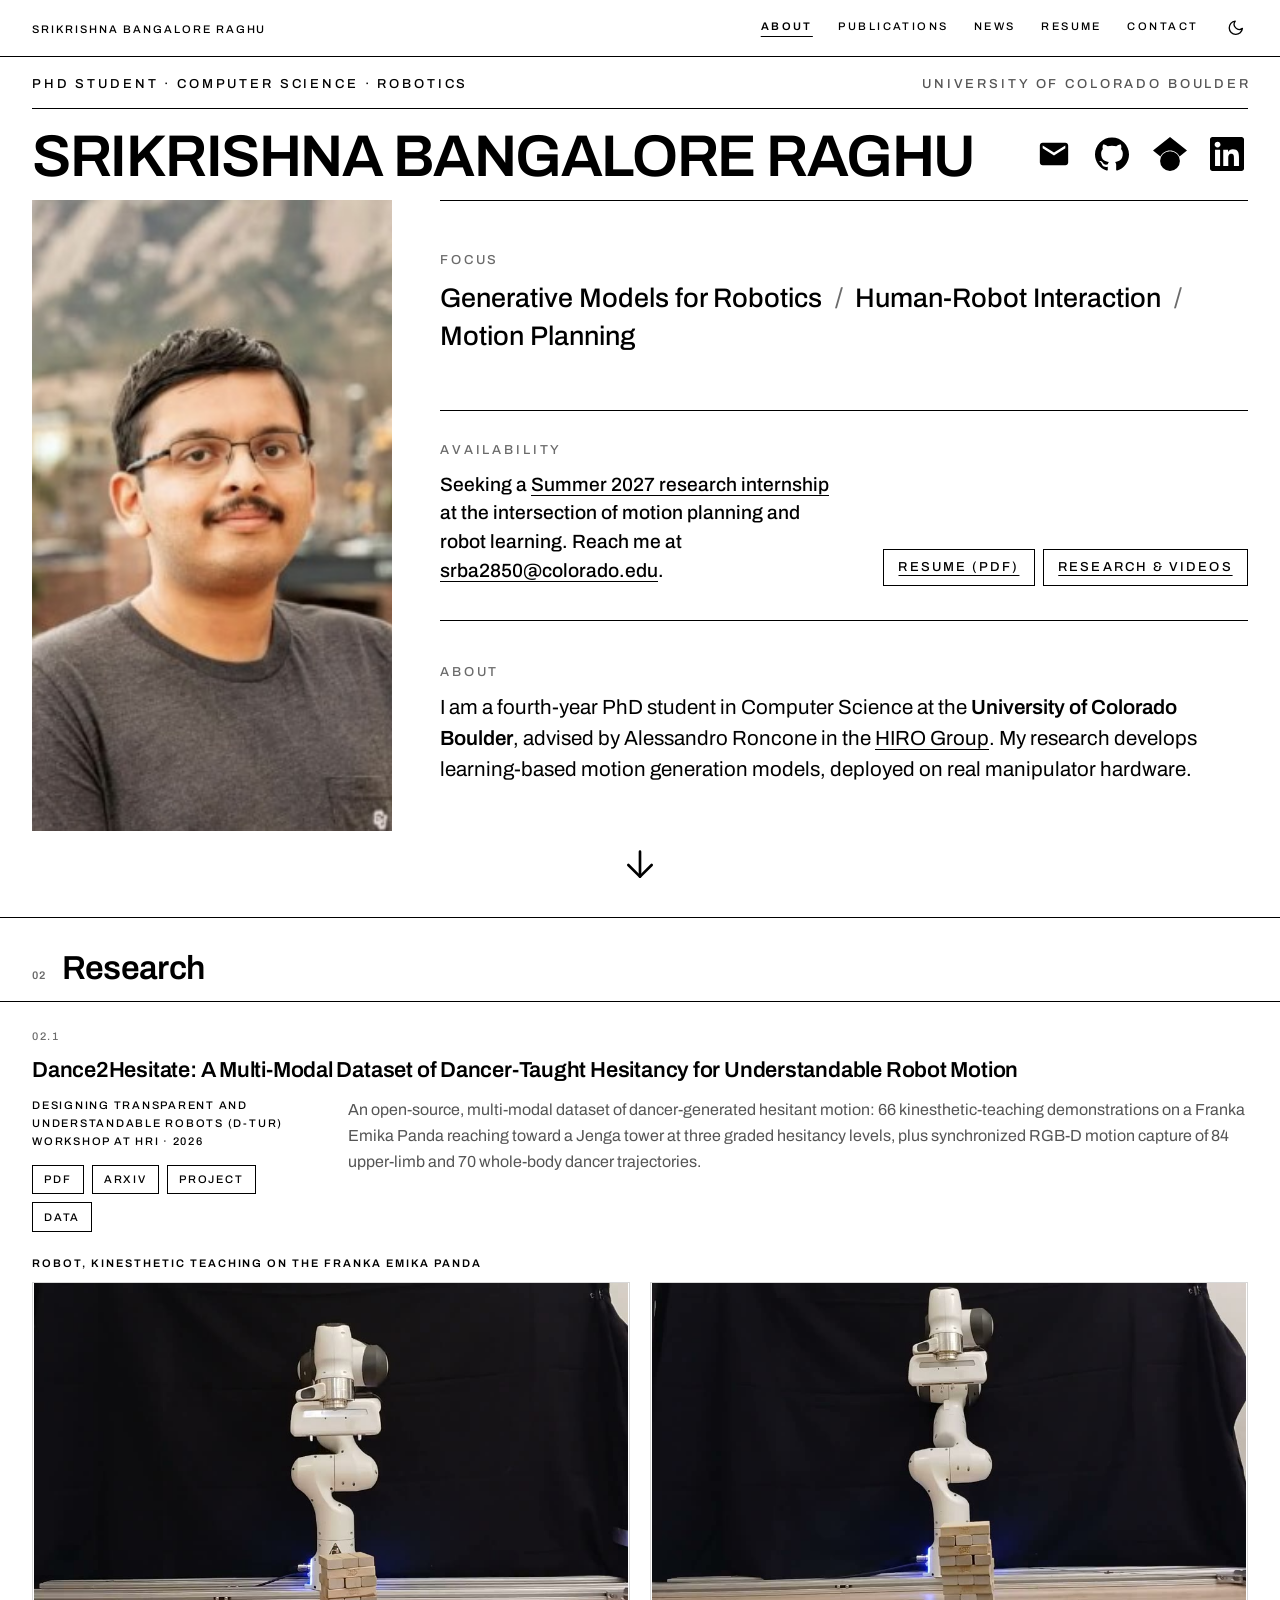
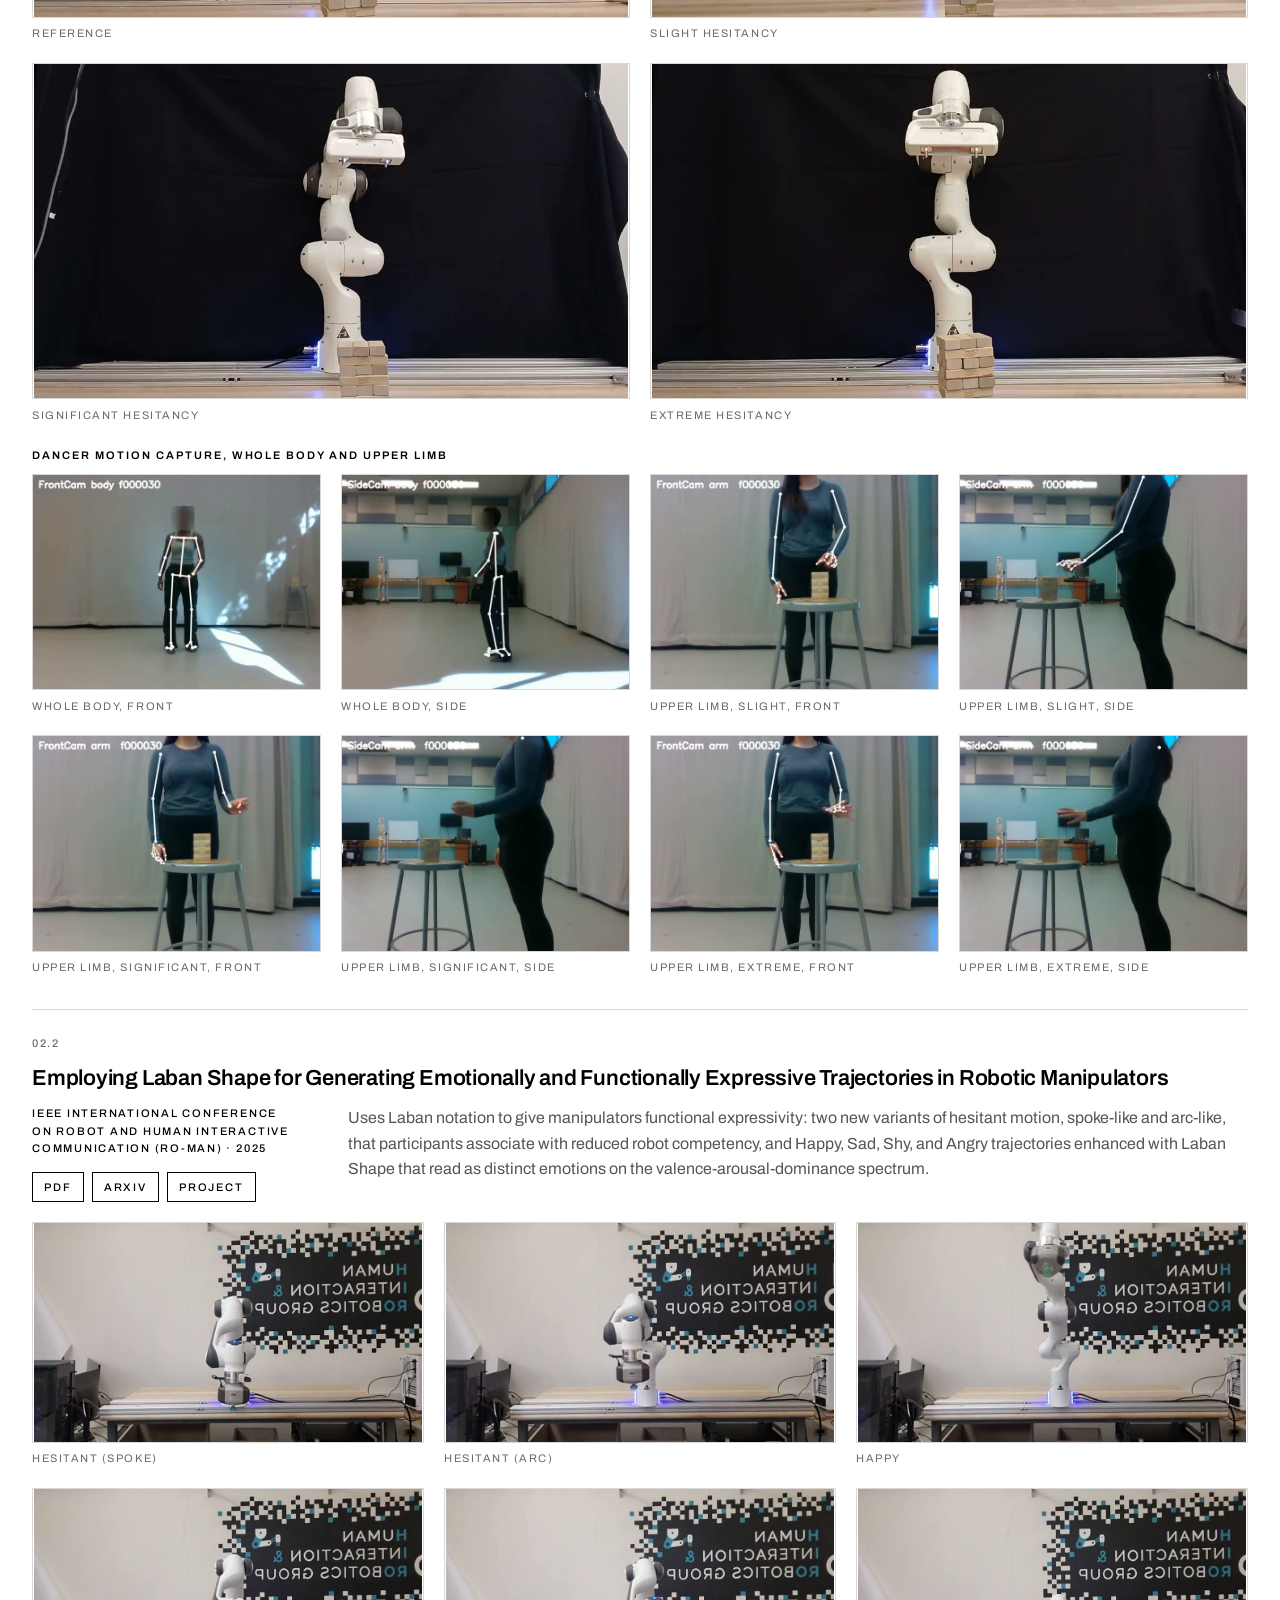
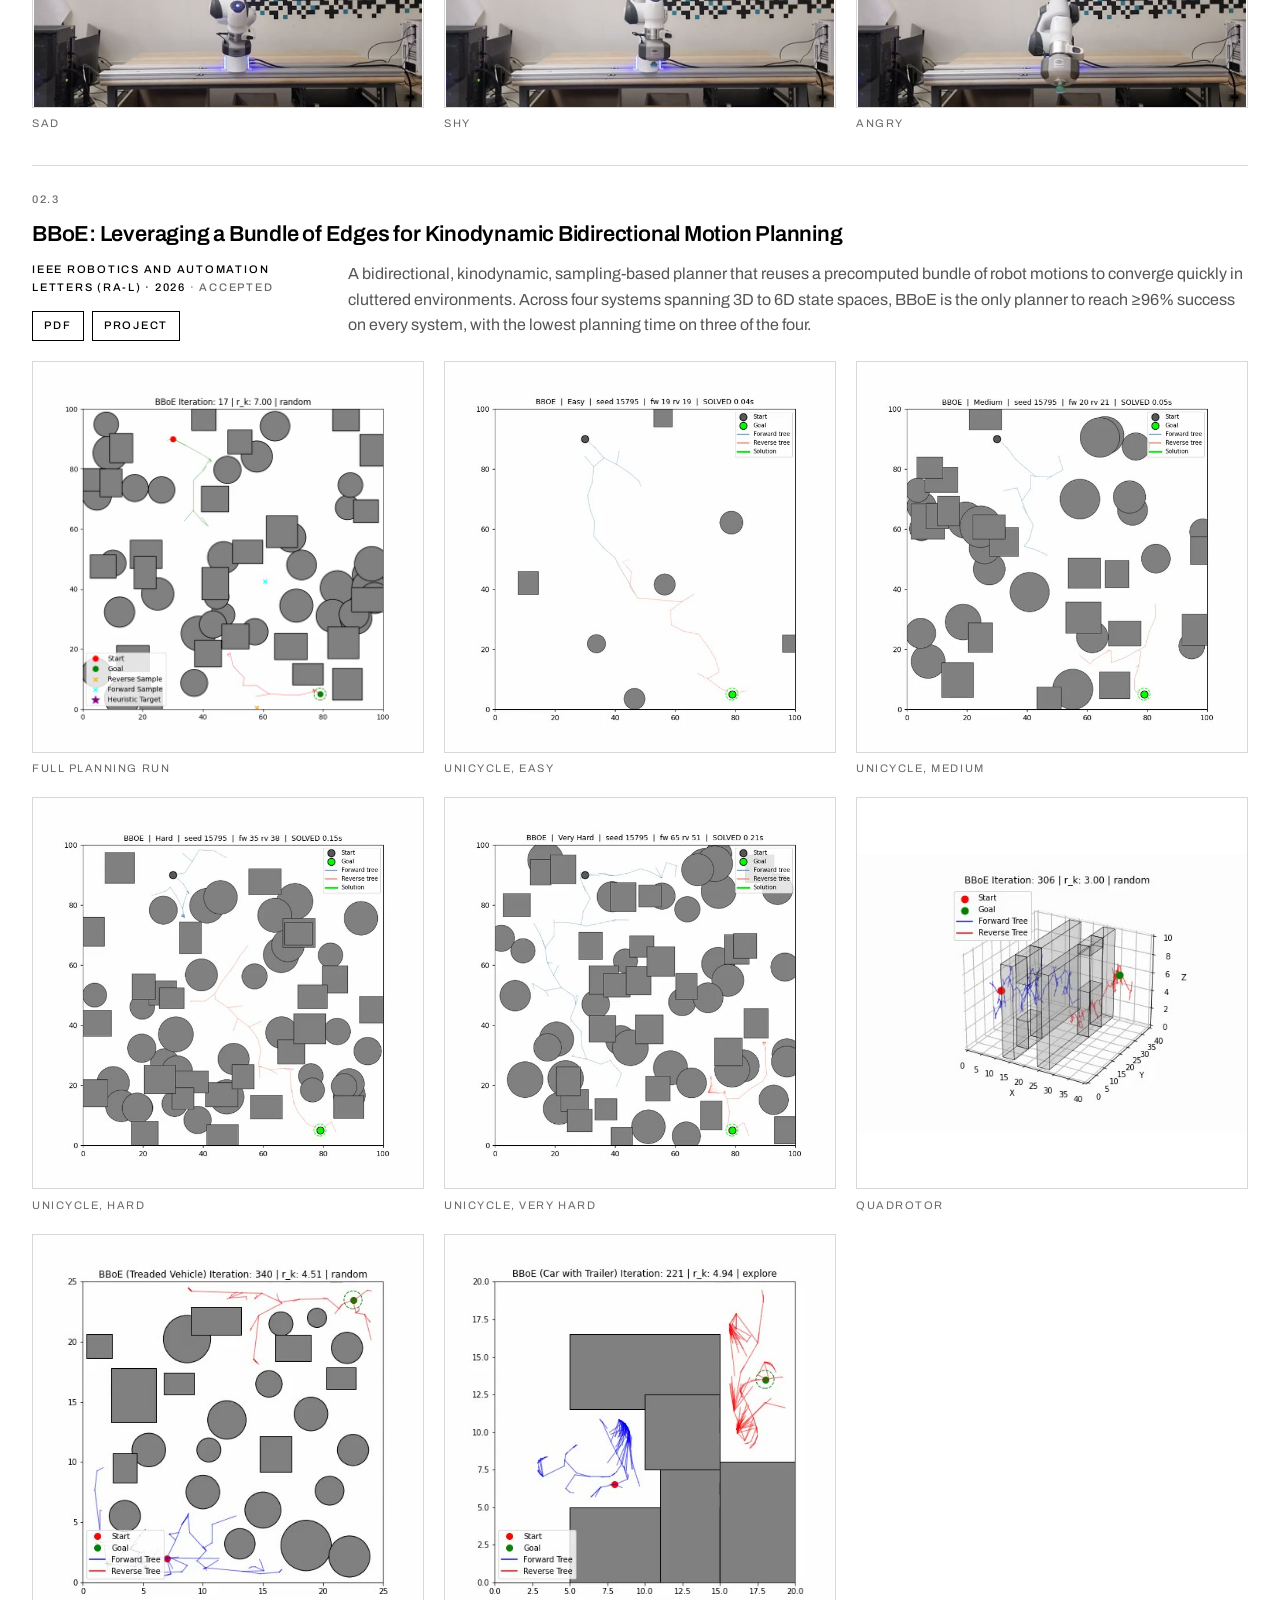
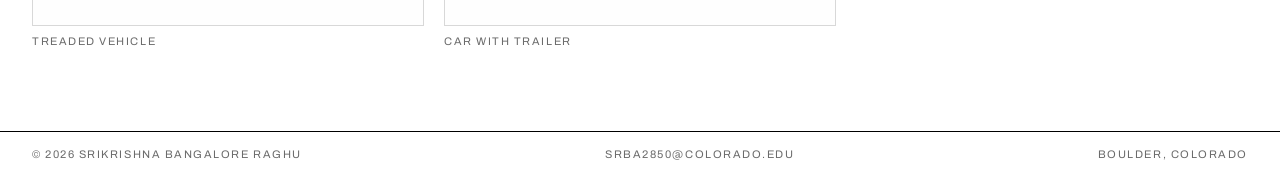
<file: index.html>
<!DOCTYPE html>
<html lang="en">
<head>
<meta charset="utf-8">
<meta name="viewport" content="width=device-width, initial-scale=1">
<title>Srikrishna Bangalore Raghu</title>
<meta name="description" content="PhD student in Computer Science at CU Boulder, advised by Alessandro Roncone in the HIRO Group. Generative models for robot motion, human-robot interaction, and motion planning. Seeking a Summer 2027 research internship. Research videos and papers.">
<link rel="icon" href="data:image/svg+xml,%3Csvg xmlns='http://www.w3.org/2000/svg' viewBox='0 0 64 64'%3E%3Crect width='64' height='64' fill='%23000'/%3E%3Ctext x='32' y='42' font-family='Arial,Helvetica,sans-serif' font-size='22' font-weight='700' fill='%23fff' text-anchor='middle'%3ESBR%3C/text%3E%3C/svg%3E">
<link rel="canonical" href="https://brsrikrishna.github.io/">
<meta property="og:title" content="Srikrishna Bangalore Raghu">
<meta property="og:description" content="PhD student in Computer Science at CU Boulder, advised by Alessandro Roncone in the HIRO Group. Generative models for robot motion, human-robot interaction, and motion planning. Seeking a Summer 2027 research internship. Research videos and papers.">
<meta property="og:type" content="profile">
<meta property="og:url" content="https://brsrikrishna.github.io/">
<meta name="twitter:card" content="summary">
<link rel="preconnect" href="https://fonts.googleapis.com">
<link rel="preconnect" href="https://fonts.gstatic.com" crossorigin>
<link href="https://fonts.googleapis.com/css2?family=Archivo:ital,wght@0,400;0,500;0,600;0,700;1,400&display=swap" rel="stylesheet">
<link rel="stylesheet" href="assets/style.css">
<script>
(function () {
  var root = document.documentElement;
  try { if (localStorage.getItem('theme') === 'dark') { root.setAttribute('data-theme', 'dark'); } } catch (e) {}
  function sync() {
    var dark = root.getAttribute('data-theme') === 'dark';
    var btns = document.querySelectorAll('.theme-toggle');
    for (var i = 0; i < btns.length; i++) {
      btns[i].setAttribute('aria-pressed', dark ? 'true' : 'false');
      btns[i].setAttribute('aria-label', dark ? 'Switch to light mode' : 'Switch to dark mode');
    }
  }
  document.addEventListener('DOMContentLoaded', sync);
  document.addEventListener('click', function (e) {
    var b = e.target.closest ? e.target.closest('.theme-toggle') : null;
    if (!b) { return; }
    var dark = root.getAttribute('data-theme') === 'dark';
    if (dark) { root.removeAttribute('data-theme'); } else { root.setAttribute('data-theme', 'dark'); }
    try { localStorage.setItem('theme', dark ? 'light' : 'dark'); } catch (x) {}
    sync();
  });
})();
</script>
<script>document.documentElement.classList.add('js');</script>
<script type="application/ld+json">
{
  "@context": "https://schema.org",
  "@type": "Person",
  "name": "Srikrishna Bangalore Raghu",
  "jobTitle": "PhD Student, Computer Science",
  "affiliation": {
    "@type": "CollegeOrUniversity",
    "name": "University of Colorado Boulder"
  },
  "email": "mailto:srba2850@colorado.edu",
  "url": "https://brsrikrishna.github.io/",
  "sameAs": [
    "https://scholar.google.com/citations?user=IsVXLJMAAAAJ&hl=en",
    "https://github.com/brsrikrishna",
    "https://www.linkedin.com/in/srikrishna-b-r-321b12135/"
  ],
  "knowsAbout": [
    "Generative Models for Robotics",
    "Human-Robot Interaction",
    "Motion Planning"
  ]
}
</script>
<script defer src="https://cloud.umami.is/script.js" data-website-id="c4fae404-a7df-4318-8c2c-4deaadf385f4" data-domains="brsrikrishna.github.io"></script>
</head>
<body id="top">

<a class="skip" href="#main">Skip to content</a>

<header>
  <div class="wrap nav-bar">
    <a class="brand" href="index.html" aria-label="Home">
      <span class="label">Srikrishna Bangalore Raghu</span>
    </a>
    <nav aria-label="Primary">
      <ul class="label" role="list">
        <li><a href="index.html" aria-current="page">About</a></li>
        <li><a href="publications.html">Publications</a></li>
        <li><a href="news.html">News</a></li>
        <li><a href="assets/resume.pdf" target="_blank" rel="noopener">Resume</a></li>
        <li><a href="contact.html">Contact</a></li>
        <li><button class="theme-toggle" type="button" aria-label="Switch to dark mode" aria-pressed="false"><svg class="moon" viewBox="0 0 24 24" fill="none" stroke="currentColor" stroke-width="1.8" stroke-linecap="round" stroke-linejoin="round" aria-hidden="true" focusable="false"><path d="M21 12.79A9 9 0 1 1 11.21 3 7 7 0 0 0 21 12.79z"/></svg><svg class="sun" viewBox="0 0 24 24" fill="none" stroke="currentColor" stroke-width="1.8" stroke-linecap="round" stroke-linejoin="round" aria-hidden="true" focusable="false"><circle cx="12" cy="12" r="5"/><line x1="12" y1="1" x2="12" y2="3"/><line x1="12" y1="21" x2="12" y2="23"/><line x1="4.22" y1="4.22" x2="5.64" y2="5.64"/><line x1="18.36" y1="18.36" x2="19.78" y2="19.78"/><line x1="1" y1="12" x2="3" y2="12"/><line x1="21" y1="12" x2="23" y2="12"/><line x1="4.22" y1="19.78" x2="5.64" y2="18.36"/><line x1="18.36" y1="5.64" x2="19.78" y2="4.22"/></svg></button></li>
      </ul>
    </nav>
  </div>
</header>

<main id="main">

  <section class="wrap hero" aria-label="About">

    <div class="hero-meta">
      <span class="label">PhD Student · Computer Science · Robotics</span>
      <span class="label">University of Colorado Boulder</span>
    </div>

    <div class="name-row">
      <h1 class="name"><span class="l">Srikrishna</span> <span class="l">Bangalore Raghu</span></h1>
      <ul class="social" role="list" aria-label="Contact and profiles">
        <li><a href="mailto:srba2850@colorado.edu" aria-label="Email srba2850@colorado.edu" title="Email"><svg viewBox="0 0 24 24" aria-hidden="true" focusable="false"><path d="M20 4H4c-1.1 0-1.99.9-1.99 2L2 18c0 1.1.9 2 2 2h16c1.1 0 2-.9 2-2V6c0-1.1-.9-2-2-2zm0 4-8 5-8-5V6l8 5 8-5v2z"/></svg></a></li>
        <li><a href="https://github.com/brsrikrishna" target="_blank" rel="noopener" aria-label="GitHub" title="GitHub"><svg viewBox="0 0 24 24" aria-hidden="true" focusable="false"><path d="M12 .297c-6.63 0-12 5.373-12 12 0 5.303 3.438 9.8 8.205 11.385.6.113.82-.258.82-.577 0-.285-.01-1.04-.015-2.04-3.338.724-4.042-1.61-4.042-1.61C4.422 18.07 3.633 17.7 3.633 17.7c-1.087-.744.084-.729.084-.729 1.205.084 1.838 1.236 1.838 1.236 1.07 1.835 2.809 1.305 3.495.998.108-.776.417-1.305.76-1.605-2.665-.3-5.466-1.332-5.466-5.93 0-1.31.465-2.38 1.235-3.22-.135-.303-.54-1.523.105-3.176 0 0 1.005-.322 3.3 1.23.96-.267 1.98-.399 3-.405 1.02.006 2.04.138 3 .405 2.28-1.552 3.285-1.23 3.285-1.23.645 1.653.24 2.873.12 3.176.765.84 1.23 1.91 1.23 3.22 0 4.61-2.805 5.625-5.475 5.92.42.36.81 1.096.81 2.22 0 1.606-.015 2.896-.015 3.286 0 .315.21.69.825.57C20.565 22.092 24 17.592 24 12.297c0-6.627-5.373-12-12-12"/></svg></a></li>
        <li><a href="https://scholar.google.com/citations?user=IsVXLJMAAAAJ&amp;hl=en" target="_blank" rel="noopener" aria-label="Google Scholar" title="Google Scholar"><svg viewBox="0 0 24 24" aria-hidden="true" focusable="false"><path d="M5.242 13.769L0 9.5 12 0l12 9.5-5.242 4.269C17.548 11.249 14.978 9.5 12 9.5c-2.977 0-5.548 1.748-6.758 4.269zM12 10a7 7 0 1 0 0 14 7 7 0 0 0 0-14z"/></svg></a></li>
        <li><a href="https://www.linkedin.com/in/srikrishna-b-r-321b12135/" target="_blank" rel="noopener" aria-label="LinkedIn" title="LinkedIn"><svg viewBox="0 0 24 24" aria-hidden="true" focusable="false"><path d="M20.447 20.452h-3.554v-5.569c0-1.328-.027-3.037-1.852-3.037-1.853 0-2.136 1.445-2.136 2.939v5.667H9.351V9h3.414v1.561h.046c.477-.9 1.637-1.85 3.37-1.85 3.601 0 4.267 2.37 4.267 5.455v6.286zM5.337 7.433c-1.144 0-2.063-.926-2.063-2.065 0-1.138.92-2.063 2.063-2.063 1.14 0 2.064.925 2.064 2.063 0 1.139-.925 2.065-2.064 2.065zm1.782 13.019H3.555V9h3.564v11.452zM22.225 0H1.771C.792 0 0 .774 0 1.729v20.542C0 23.227.792 24 1.771 24h20.451C23.2 24 24 23.227 24 22.271V1.729C24 .774 23.2 0 22.222 0h.003z"/></svg></a></li>
      </ul>
    </div>

    <div class="hero-grid">
      <figure class="portrait">
        <img class="portrait-img" src="assets/photo.jpg" alt="Portrait of Srikrishna Bangalore Raghu">
      </figure>
      <div class="hero-rows">
        <div class="row">
          <span class="label">Focus</span>
          <p class="tagline">
            Generative Models for Robotics <span class="sep" aria-hidden="true">/</span> Human-Robot
            Interaction <span class="sep" aria-hidden="true">/</span> Motion Planning
          </p>
        </div>
        <div class="row avail">
          <span class="label">Availability</span>
          <p>
            Seeking a <a href="contact.html">Summer 2027 research internship</a> at the intersection
            of motion planning and robot learning. Reach me at
            <a href="mailto:srba2850@colorado.edu">srba2850@colorado.edu</a>.
          </p>
          <div class="chips">
            <a class="chip" href="assets/resume.pdf" target="_blank" rel="noopener">Resume (PDF)</a>
            <a class="chip" href="#research">Research &amp; videos</a>
          </div>
        </div>
        <div class="row">
          <span class="label">About</span>
          <div class="bio">
            <p>
              I am a fourth-year PhD student in Computer Science at the
              <span class="aff">University of Colorado Boulder</span>, advised by
              Alessandro Roncone in the <a href="https://hiro-group.ronc.one/">HIRO Group</a>.
              My research develops learning-based motion generation models, deployed on real
              manipulator hardware.
            </p>
          </div>
        </div>
      </div>
    </div>


    <a class="scroll-cue" href="#research" aria-label="Scroll down to the research section">
      <svg viewBox="0 0 24 24" aria-hidden="true" focusable="false" stroke-linecap="round" stroke-linejoin="round"><path d="M12 4v15"/><path d="M5 12l7 7 7-7"/></svg>
    </a>
  </section>

  <div class="wrap page-head sub reveal" id="research">
    <span class="idx" aria-hidden="true">02</span>
    <h2>Research</h2>
  </div>

  <section class="wrap content">
            <article class="project reveal">
              <span class="idx" aria-hidden="true">02.1</span>
              <h3>Dance2Hesitate: A Multi-Modal Dataset of Dancer-Taught Hesitancy for Understandable Robot Motion</h3>
              <p class="venue">Designing Transparent and Understandable Robots (D-TUR) Workshop at HRI · 2026</p>
              <p class="desc">
                An open-source, multi-modal dataset of dancer-generated hesitant motion: 66
                kinesthetic-teaching demonstrations on a Franka Emika Panda reaching toward a Jenga
                tower at three graded hesitancy levels, plus synchronized RGB-D motion capture of 84
                upper-limb and 70 whole-body dancer trajectories.
              </p>
              <div class="chips">
                <a class="chip" href="assets/papers/dance2hesitate-dtur-hri-2026.pdf" aria-label="PDF: Dance2Hesitate">PDF</a>
                <a class="chip" href="https://arxiv.org/abs/2603.10166" aria-label="arXiv: Dance2Hesitate">arXiv</a>
                <a class="chip" href="https://brsrikrishna.github.io/Dance2Hesitate/" aria-label="Project page: Dance2Hesitate">Project</a>
                <a class="chip" href="https://huggingface.co/datasets/brsrikrishna/Dance2Hesitate" aria-label="Dataset on Hugging Face: Dance2Hesitate">Data</a>
              </div>
              <div class="galleries">
                <p class="gallery-label">Robot, kinesthetic teaching on the Franka Emika Panda</p>
                <div class="gallery" data-cols="2">
                  <figure class="clip">
                    <video autoplay muted loop playsinline poster="assets/media/dance2hesitate/robot-reference.jpg" aria-label="Robot reach with no hesitancy">
                      <source src="assets/media/dance2hesitate/robot-reference.mp4" type="video/mp4">
                    </video>
                    <figcaption>Reference</figcaption>
                  </figure>
                  <figure class="clip">
                    <video autoplay muted loop playsinline poster="assets/media/dance2hesitate/robot-slight.jpg" aria-label="Robot reach, slight hesitancy">
                      <source src="assets/media/dance2hesitate/robot-slight.mp4" type="video/mp4">
                    </video>
                    <figcaption>Slight hesitancy</figcaption>
                  </figure>
                  <figure class="clip">
                    <video autoplay muted loop playsinline poster="assets/media/dance2hesitate/robot-significant.jpg" aria-label="Robot reach, significant hesitancy">
                      <source src="assets/media/dance2hesitate/robot-significant.mp4" type="video/mp4">
                    </video>
                    <figcaption>Significant hesitancy</figcaption>
                  </figure>
                  <figure class="clip">
                    <video autoplay muted loop playsinline poster="assets/media/dance2hesitate/robot-extreme.jpg" aria-label="Robot reach, extreme hesitancy">
                      <source src="assets/media/dance2hesitate/robot-extreme.mp4" type="video/mp4">
                    </video>
                    <figcaption>Extreme hesitancy</figcaption>
                  </figure>
                </div>
                <p class="gallery-label">Dancer motion capture, whole body and upper limb</p>
                <div class="gallery" data-ratio="4-3" data-cols="4">
                  <figure class="clip">
                    <video autoplay muted loop playsinline poster="assets/media/dance2hesitate/whole-body-front.jpg" aria-label="Whole-body hesitant motion, front view">
                      <source src="assets/media/dance2hesitate/whole-body-front.mp4" type="video/mp4">
                    </video>
                    <figcaption>Whole body, front</figcaption>
                  </figure>
                  <figure class="clip">
                    <video autoplay muted loop playsinline poster="assets/media/dance2hesitate/whole-body-side.jpg" aria-label="Whole-body hesitant motion, side view">
                      <source src="assets/media/dance2hesitate/whole-body-side.mp4" type="video/mp4">
                    </video>
                    <figcaption>Whole body, side</figcaption>
                  </figure>
                  <figure class="clip">
                    <video autoplay muted loop playsinline poster="assets/media/dance2hesitate/limb-slight-front.jpg" aria-label="Upper limb, slight hesitancy, front view">
                      <source src="assets/media/dance2hesitate/limb-slight-front.mp4" type="video/mp4">
                    </video>
                    <figcaption>Upper limb, slight, front</figcaption>
                  </figure>
                  <figure class="clip">
                    <video autoplay muted loop playsinline poster="assets/media/dance2hesitate/limb-slight-side.jpg" aria-label="Upper limb, slight hesitancy, side view">
                      <source src="assets/media/dance2hesitate/limb-slight-side.mp4" type="video/mp4">
                    </video>
                    <figcaption>Upper limb, slight, side</figcaption>
                  </figure>
                  <figure class="clip">
                    <video autoplay muted loop playsinline poster="assets/media/dance2hesitate/limb-significant-front.jpg" aria-label="Upper limb, significant hesitancy, front view">
                      <source src="assets/media/dance2hesitate/limb-significant-front.mp4" type="video/mp4">
                    </video>
                    <figcaption>Upper limb, significant, front</figcaption>
                  </figure>
                  <figure class="clip">
                    <video autoplay muted loop playsinline poster="assets/media/dance2hesitate/limb-significant-side.jpg" aria-label="Upper limb, significant hesitancy, side view">
                      <source src="assets/media/dance2hesitate/limb-significant-side.mp4" type="video/mp4">
                    </video>
                    <figcaption>Upper limb, significant, side</figcaption>
                  </figure>
                  <figure class="clip">
                    <video autoplay muted loop playsinline poster="assets/media/dance2hesitate/limb-extreme-front.jpg" aria-label="Upper limb, extreme hesitancy, front view">
                      <source src="assets/media/dance2hesitate/limb-extreme-front.mp4" type="video/mp4">
                    </video>
                    <figcaption>Upper limb, extreme, front</figcaption>
                  </figure>
                  <figure class="clip">
                    <video autoplay muted loop playsinline poster="assets/media/dance2hesitate/limb-extreme-side.jpg" aria-label="Upper limb, extreme hesitancy, side view">
                      <source src="assets/media/dance2hesitate/limb-extreme-side.mp4" type="video/mp4">
                    </video>
                    <figcaption>Upper limb, extreme, side</figcaption>
                  </figure>
                </div>
              </div>
            </article>
    
            <article class="project reveal">
              <span class="idx" aria-hidden="true">02.2</span>
              <h3>Employing Laban Shape for Generating Emotionally and Functionally Expressive Trajectories in Robotic Manipulators</h3>
              <p class="venue">IEEE International Conference on Robot and Human Interactive Communication (RO-MAN) · 2025</p>
              <p class="desc">
                Uses Laban notation to give manipulators functional expressivity: two new variants of
                hesitant motion, spoke-like and arc-like, that participants associate with reduced robot
                competency, and Happy, Sad, Shy, and Angry trajectories enhanced with Laban Shape that
                read as distinct emotions on the valence-arousal-dominance spectrum.
              </p>
              <div class="chips">
                <a class="chip" href="assets/papers/laban-shape-roman-2025.pdf" aria-label="PDF: Employing Laban Shape">PDF</a>
                <a class="chip" href="https://arxiv.org/abs/2505.11716" aria-label="arXiv: Employing Laban Shape">arXiv</a>
                <a class="chip" href="https://brsrikrishna.github.io/ROMAN_25/" aria-label="Project page: Employing Laban Shape">Project</a>
              </div>
              <div class="gallery" data-cols="3">
                <figure class="clip">
                  <video autoplay muted loop playsinline poster="assets/media/roman2025/hesitant-spoke.jpg" aria-label="Hesitant motion, spoke-like variant">
                    <source src="assets/media/roman2025/hesitant-spoke.mp4" type="video/mp4">
                  </video>
                  <figcaption>Hesitant (spoke)</figcaption>
                </figure>
                <figure class="clip">
                  <video autoplay muted loop playsinline poster="assets/media/roman2025/hesitant-arc.jpg" aria-label="Hesitant motion, arc-like variant">
                    <source src="assets/media/roman2025/hesitant-arc.mp4" type="video/mp4">
                  </video>
                  <figcaption>Hesitant (arc)</figcaption>
                </figure>
                <figure class="clip">
                  <video autoplay muted loop playsinline poster="assets/media/roman2025/happy.jpg" aria-label="Happy trajectory">
                    <source src="assets/media/roman2025/happy.mp4" type="video/mp4">
                  </video>
                  <figcaption>Happy</figcaption>
                </figure>
                <figure class="clip">
                  <video autoplay muted loop playsinline poster="assets/media/roman2025/sad.jpg" aria-label="Sad trajectory">
                    <source src="assets/media/roman2025/sad.mp4" type="video/mp4">
                  </video>
                  <figcaption>Sad</figcaption>
                </figure>
                <figure class="clip">
                  <video autoplay muted loop playsinline poster="assets/media/roman2025/shy.jpg" aria-label="Shy trajectory">
                    <source src="assets/media/roman2025/shy.mp4" type="video/mp4">
                  </video>
                  <figcaption>Shy</figcaption>
                </figure>
                <figure class="clip">
                  <video autoplay muted loop playsinline poster="assets/media/roman2025/angry.jpg" aria-label="Angry trajectory">
                    <source src="assets/media/roman2025/angry.mp4" type="video/mp4">
                  </video>
                  <figcaption>Angry</figcaption>
                </figure>
              </div>
            </article>
    
            <article class="project reveal">
              <span class="idx" aria-hidden="true">02.3</span>
              <h3>BBoE: Leveraging a Bundle of Edges for Kinodynamic Bidirectional Motion Planning</h3>
              <p class="venue">IEEE Robotics and Automation Letters (RA-L) · 2026 <span class="note">· Accepted</span></p>
              <p class="desc">
                A bidirectional, kinodynamic, sampling-based planner that reuses a precomputed bundle
                of robot motions to converge quickly in cluttered environments. Across four systems
                spanning 3D to 6D state spaces, BBoE is the only planner to reach &ge;96% success on
                every system, with the lowest planning time on three of the four.
              </p>
              <div class="chips">
                <a class="chip" href="assets/papers/bboe-ral-2026.pdf" aria-label="PDF: BBoE">PDF</a>
                <a class="chip" href="https://brsrikrishna.github.io/BBoE_RAL/" aria-label="Project page: BBoE">Project</a>
              </div>
              <div class="gallery" data-ratio="1">
                <figure class="clip">
                  <video autoplay muted loop playsinline poster="assets/media/bboe/full-run.jpg" aria-label="Full BBoE planning run">
                    <source src="assets/media/bboe/full-run.mp4" type="video/mp4">
                  </video>
                  <figcaption>Full planning run</figcaption>
                </figure>
                <figure class="clip">
                  <video autoplay muted loop playsinline poster="assets/media/bboe/unicycle-easy.jpg" aria-label="Unicycle, easy environment">
                    <source src="assets/media/bboe/unicycle-easy.mp4" type="video/mp4">
                  </video>
                  <figcaption>Unicycle, easy</figcaption>
                </figure>
                <figure class="clip">
                  <video autoplay muted loop playsinline poster="assets/media/bboe/unicycle-medium.jpg" aria-label="Unicycle, medium environment">
                    <source src="assets/media/bboe/unicycle-medium.mp4" type="video/mp4">
                  </video>
                  <figcaption>Unicycle, medium</figcaption>
                </figure>
                <figure class="clip">
                  <video autoplay muted loop playsinline poster="assets/media/bboe/unicycle-hard.jpg" aria-label="Unicycle, hard environment">
                    <source src="assets/media/bboe/unicycle-hard.mp4" type="video/mp4">
                  </video>
                  <figcaption>Unicycle, hard</figcaption>
                </figure>
                <figure class="clip">
                  <video autoplay muted loop playsinline poster="assets/media/bboe/unicycle-very-hard.jpg" aria-label="Unicycle, very hard environment">
                    <source src="assets/media/bboe/unicycle-very-hard.mp4" type="video/mp4">
                  </video>
                  <figcaption>Unicycle, very hard</figcaption>
                </figure>
                <figure class="clip">
                  <video autoplay muted loop playsinline poster="assets/media/bboe/quadrotor.jpg" aria-label="Quadrotor">
                    <source src="assets/media/bboe/quadrotor.mp4" type="video/mp4">
                  </video>
                  <figcaption>Quadrotor</figcaption>
                </figure>
                <figure class="clip">
                  <video autoplay muted loop playsinline poster="assets/media/bboe/treaded.jpg" aria-label="Treaded vehicle">
                    <source src="assets/media/bboe/treaded.mp4" type="video/mp4">
                  </video>
                  <figcaption>Treaded vehicle</figcaption>
                </figure>
                <figure class="clip">
                  <video autoplay muted loop playsinline poster="assets/media/bboe/car-with-trailer.jpg" aria-label="Car with trailer">
                    <source src="assets/media/bboe/car-with-trailer.mp4" type="video/mp4">
                  </video>
                  <figcaption>Car with trailer</figcaption>
                </figure>
              </div>
            </article>
  </section>

</main>

<footer class="site-foot wrap">
  <span>&copy; 2026 Srikrishna Bangalore Raghu</span>
  <a href="mailto:srba2850@colorado.edu">srba2850@colorado.edu</a>
  <span>Boulder, Colorado</span>
</footer>

<script>
(function () {
  var clips = document.querySelectorAll('video[autoplay]');
  var reveals = document.querySelectorAll('.reveal');
  if (!('IntersectionObserver' in window)) {
    reveals.forEach(function (r) { r.classList.add('in'); });
    return;
  }
  function keepPaused(v) { v.autoplay = false; if (!v.paused) { v.pause(); } }
  clips.forEach(function (v) {
    v.addEventListener('playing', function () { if (v.dataset.off === '1') { v.pause(); } });
  });
  var io = new IntersectionObserver(function (entries) {
    entries.forEach(function (e) {
      var v = e.target;
      if (e.isIntersecting) {
        v.dataset.off = '0';
        if (v.paused) { var p = v.play(); if (p && p.catch) { p.catch(function () {}); } }
      } else {
        v.dataset.off = '1';
        keepPaused(v);
      }
    });
  }, { rootMargin: '240px 0px' });
  clips.forEach(function (v) { io.observe(v); });
  /* revealing an element also reveals everything above it, so a fast jump
     past the small heading can never leave it hidden */
  var list = Array.prototype.slice.call(reveals);
  var ro = new IntersectionObserver(function (entries) {
    entries.forEach(function (e) {
      if (!e.isIntersecting) { return; }
      var k = list.indexOf(e.target);
      list.slice(0, k + 1).forEach(function (r) { r.classList.add('in'); ro.unobserve(r); });
    });
  }, { threshold: 0.08 });
  list.forEach(function (r) { ro.observe(r); });
  /* safety net: whatever happens, nothing below the fold stays hidden for long */
  setTimeout(function () { reveals.forEach(function (r) { r.classList.add('in'); }); }, 6000);
})();
</script>
</body>
</html>
</file>
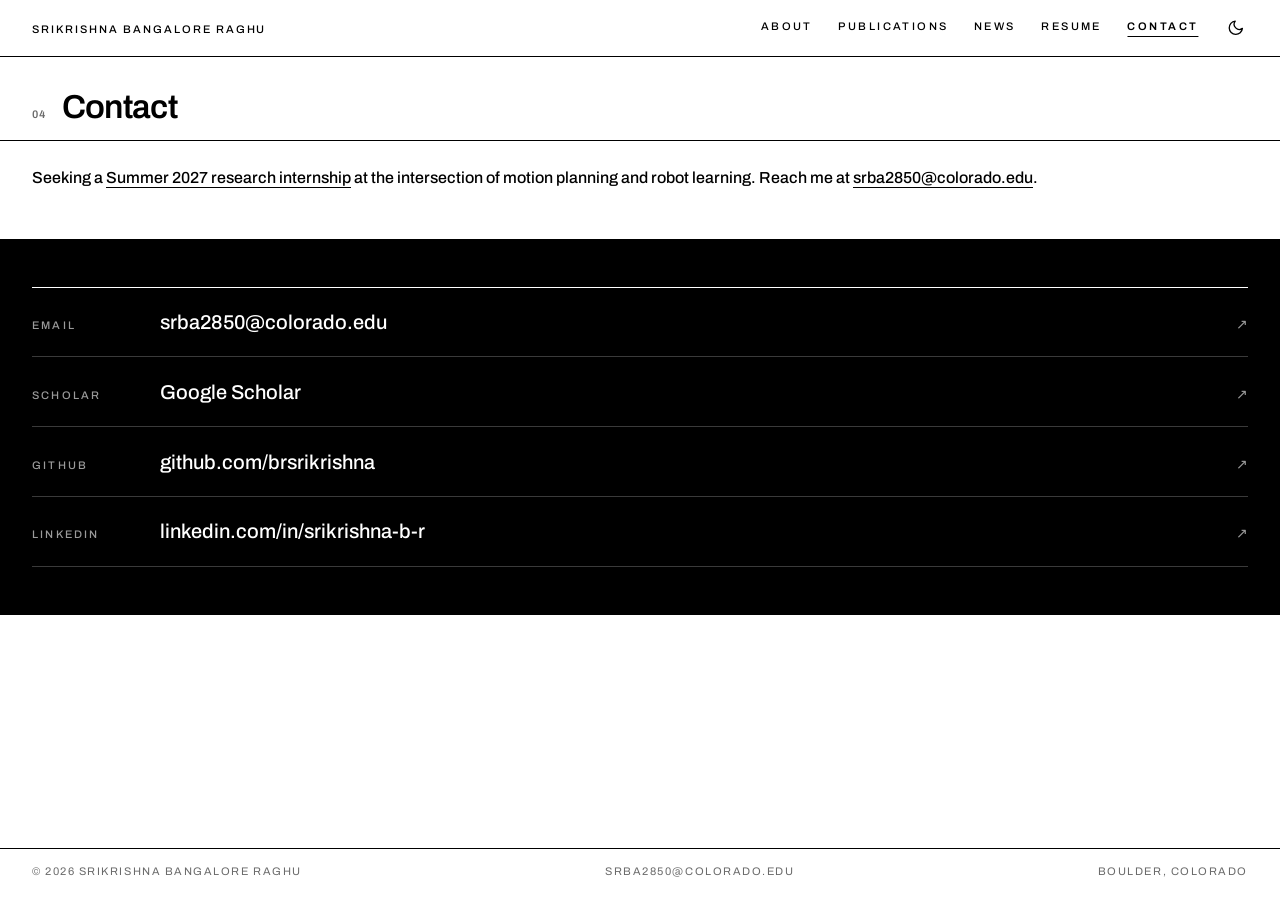
<file: contact.html>
<!DOCTYPE html>
<html lang="en">
<head>
<meta charset="utf-8">
<meta name="viewport" content="width=device-width, initial-scale=1">
<title>Contact | Srikrishna Bangalore Raghu</title>
<meta name="description" content="Email, Google Scholar, GitHub, and LinkedIn.">
<link rel="icon" href="data:image/svg+xml,%3Csvg xmlns='http://www.w3.org/2000/svg' viewBox='0 0 64 64'%3E%3Crect width='64' height='64' fill='%23000'/%3E%3Ctext x='32' y='42' font-family='Arial,Helvetica,sans-serif' font-size='22' font-weight='700' fill='%23fff' text-anchor='middle'%3ESBR%3C/text%3E%3C/svg%3E">
<link rel="canonical" href="https://brsrikrishna.github.io/contact.html">
<meta property="og:title" content="Contact | Srikrishna Bangalore Raghu">
<meta property="og:description" content="Email, Google Scholar, GitHub, and LinkedIn.">
<meta property="og:type" content="website">
<meta property="og:url" content="https://brsrikrishna.github.io/contact.html">
<meta name="twitter:card" content="summary">
<link rel="preconnect" href="https://fonts.googleapis.com">
<link rel="preconnect" href="https://fonts.gstatic.com" crossorigin>
<link href="https://fonts.googleapis.com/css2?family=Archivo:ital,wght@0,400;0,500;0,600;0,700;1,400&display=swap" rel="stylesheet">
<link rel="stylesheet" href="assets/style.css">
<script>
(function () {
  var root = document.documentElement;
  try { if (localStorage.getItem('theme') === 'dark') { root.setAttribute('data-theme', 'dark'); } } catch (e) {}
  function sync() {
    var dark = root.getAttribute('data-theme') === 'dark';
    var btns = document.querySelectorAll('.theme-toggle');
    for (var i = 0; i < btns.length; i++) {
      btns[i].setAttribute('aria-pressed', dark ? 'true' : 'false');
      btns[i].setAttribute('aria-label', dark ? 'Switch to light mode' : 'Switch to dark mode');
    }
  }
  document.addEventListener('DOMContentLoaded', sync);
  document.addEventListener('click', function (e) {
    var b = e.target.closest ? e.target.closest('.theme-toggle') : null;
    if (!b) { return; }
    var dark = root.getAttribute('data-theme') === 'dark';
    if (dark) { root.removeAttribute('data-theme'); } else { root.setAttribute('data-theme', 'dark'); }
    try { localStorage.setItem('theme', dark ? 'light' : 'dark'); } catch (x) {}
    sync();
  });
})();
</script>
<script defer src="https://cloud.umami.is/script.js" data-website-id="c4fae404-a7df-4318-8c2c-4deaadf385f4" data-domains="brsrikrishna.github.io"></script>
</head>
<body id="top">

<a class="skip" href="#main">Skip to content</a>

<header>
  <div class="wrap nav-bar">
    <a class="brand" href="index.html" aria-label="Home">
      <span class="label">Srikrishna Bangalore Raghu</span>
    </a>
    <nav aria-label="Primary">
      <ul class="label" role="list">
        <li><a href="index.html">About</a></li>
        <li><a href="publications.html">Publications</a></li>
        <li><a href="news.html">News</a></li>
        <li><a href="assets/resume.pdf" target="_blank" rel="noopener">Resume</a></li>
        <li><a href="contact.html" aria-current="page">Contact</a></li>
        <li><button class="theme-toggle" type="button" aria-label="Switch to dark mode" aria-pressed="false"><svg class="moon" viewBox="0 0 24 24" fill="none" stroke="currentColor" stroke-width="1.8" stroke-linecap="round" stroke-linejoin="round" aria-hidden="true" focusable="false"><path d="M21 12.79A9 9 0 1 1 11.21 3 7 7 0 0 0 21 12.79z"/></svg><svg class="sun" viewBox="0 0 24 24" fill="none" stroke="currentColor" stroke-width="1.8" stroke-linecap="round" stroke-linejoin="round" aria-hidden="true" focusable="false"><circle cx="12" cy="12" r="5"/><line x1="12" y1="1" x2="12" y2="3"/><line x1="12" y1="21" x2="12" y2="23"/><line x1="4.22" y1="4.22" x2="5.64" y2="5.64"/><line x1="18.36" y1="18.36" x2="19.78" y2="19.78"/><line x1="1" y1="12" x2="3" y2="12"/><line x1="21" y1="12" x2="23" y2="12"/><line x1="4.22" y1="19.78" x2="5.64" y2="18.36"/><line x1="18.36" y1="5.64" x2="19.78" y2="4.22"/></svg></button></li>
      </ul>
    </nav>
  </div>
</header>

<main id="main">
  <div class="wrap page-head">
    <span class="idx" aria-hidden="true">04</span>
    <h1>Contact</h1>
  </div>

  <section class="wrap content avail">
    <p>
        Seeking a <a href="mailto:srba2850@colorado.edu">Summer 2027 research internship</a> at the intersection of motion planning and robot learning. Reach me at
        <a href="mailto:srba2850@colorado.edu">srba2850@colorado.edu</a>.
      </p>
  </section>

  <section class="contact-block" aria-label="Contact links">
    <div class="wrap">
      <ul class="contact-list" role="list">
                <li>
                  <a href="mailto:srba2850@colorado.edu">
                    <span class="k">Email</span>
                    <span class="v">srba2850@colorado.edu</span>
                    <span class="arrow" aria-hidden="true">&#8599;</span>
                  </a>
                </li>
                <li>
                  <a href="https://scholar.google.com/citations?user=IsVXLJMAAAAJ&amp;hl=en">
                    <span class="k">Scholar</span>
                    <span class="v">Google Scholar</span>
                    <span class="arrow" aria-hidden="true">&#8599;</span>
                  </a>
                </li>
                <li>
                  <a href="https://github.com/brsrikrishna">
                    <span class="k">GitHub</span>
                    <span class="v">github.com/brsrikrishna</span>
                    <span class="arrow" aria-hidden="true">&#8599;</span>
                  </a>
                </li>
                <li>
                  <a href="https://www.linkedin.com/in/srikrishna-b-r-321b12135/">
                    <span class="k">LinkedIn</span>
                    <span class="v">linkedin.com/in/srikrishna-b-r</span>
                    <span class="arrow" aria-hidden="true">&#8599;</span>
                  </a>
                </li>
              </ul>
    </div>
  </section>

</main>

<footer class="site-foot wrap">
  <span>&copy; 2026 Srikrishna Bangalore Raghu</span>
  <a href="mailto:srba2850@colorado.edu">srba2850@colorado.edu</a>
  <span>Boulder, Colorado</span>
</footer>

</body>
</html>
</file>
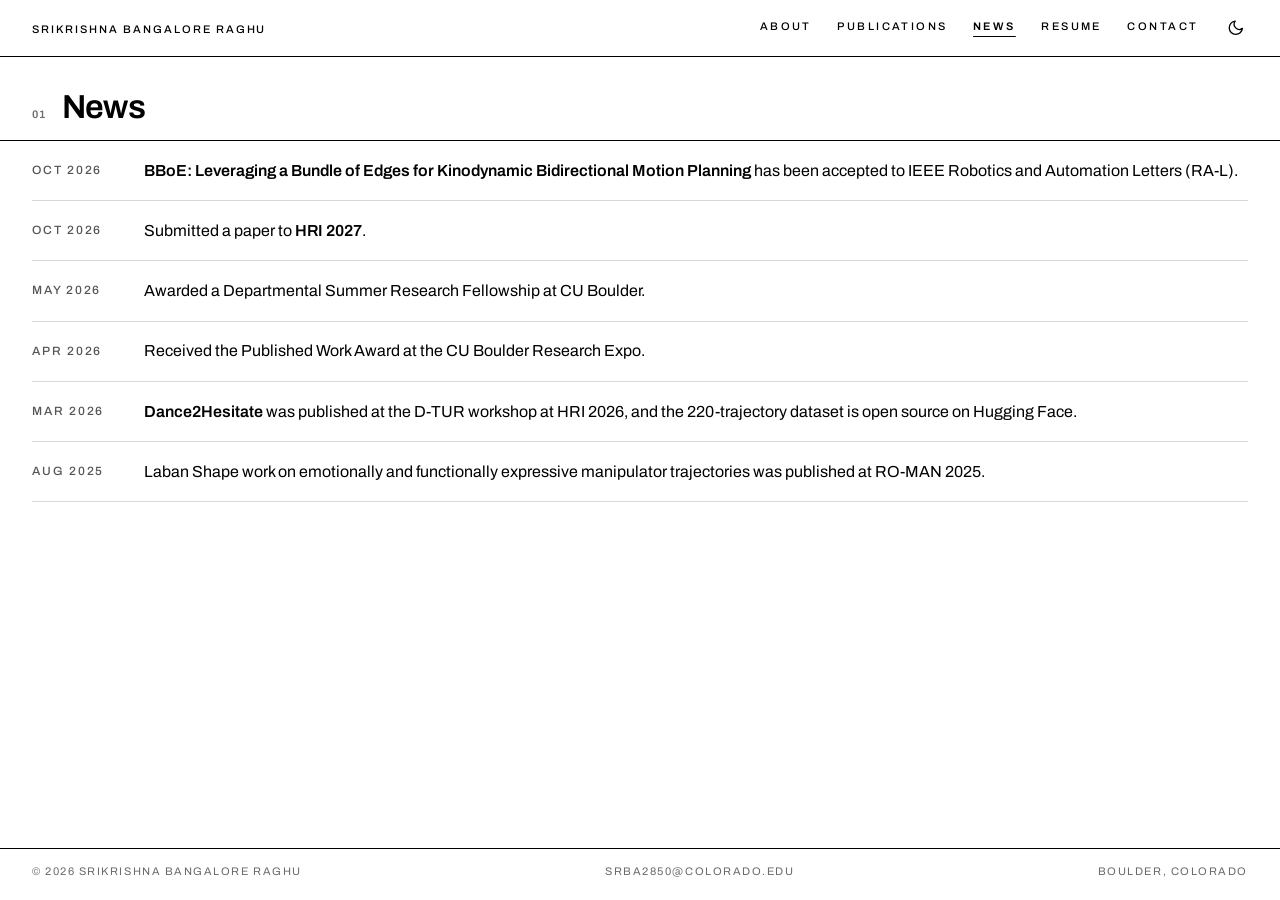
<file: news.html>
<!DOCTYPE html>
<html lang="en">
<head>
<meta charset="utf-8">
<meta name="viewport" content="width=device-width, initial-scale=1">
<title>News | Srikrishna Bangalore Raghu</title>
<meta name="description" content="Recent news: paper acceptances and submissions, awards, and releases.">
<link rel="icon" href="data:image/svg+xml,%3Csvg xmlns='http://www.w3.org/2000/svg' viewBox='0 0 64 64'%3E%3Crect width='64' height='64' fill='%23000'/%3E%3Ctext x='32' y='42' font-family='Arial,Helvetica,sans-serif' font-size='22' font-weight='700' fill='%23fff' text-anchor='middle'%3ESBR%3C/text%3E%3C/svg%3E">
<link rel="canonical" href="https://brsrikrishna.github.io/news.html">
<meta property="og:title" content="News | Srikrishna Bangalore Raghu">
<meta property="og:description" content="Recent news: paper acceptances and submissions, awards, and releases.">
<meta property="og:type" content="website">
<meta property="og:url" content="https://brsrikrishna.github.io/news.html">
<meta name="twitter:card" content="summary">
<link rel="preconnect" href="https://fonts.googleapis.com">
<link rel="preconnect" href="https://fonts.gstatic.com" crossorigin>
<link href="https://fonts.googleapis.com/css2?family=Archivo:ital,wght@0,400;0,500;0,600;0,700;1,400&display=swap" rel="stylesheet">
<link rel="stylesheet" href="assets/style.css">
<script>
(function () {
  var root = document.documentElement;
  try { if (localStorage.getItem('theme') === 'dark') { root.setAttribute('data-theme', 'dark'); } } catch (e) {}
  function sync() {
    var dark = root.getAttribute('data-theme') === 'dark';
    var btns = document.querySelectorAll('.theme-toggle');
    for (var i = 0; i < btns.length; i++) {
      btns[i].setAttribute('aria-pressed', dark ? 'true' : 'false');
      btns[i].setAttribute('aria-label', dark ? 'Switch to light mode' : 'Switch to dark mode');
    }
  }
  document.addEventListener('DOMContentLoaded', sync);
  document.addEventListener('click', function (e) {
    var b = e.target.closest ? e.target.closest('.theme-toggle') : null;
    if (!b) { return; }
    var dark = root.getAttribute('data-theme') === 'dark';
    if (dark) { root.removeAttribute('data-theme'); } else { root.setAttribute('data-theme', 'dark'); }
    try { localStorage.setItem('theme', dark ? 'light' : 'dark'); } catch (x) {}
    sync();
  });
})();
</script>
<script defer src="https://cloud.umami.is/script.js" data-website-id="c4fae404-a7df-4318-8c2c-4deaadf385f4" data-domains="brsrikrishna.github.io"></script>
</head>
<body id="top">

<a class="skip" href="#main">Skip to content</a>

<header>
  <div class="wrap nav-bar">
    <a class="brand" href="index.html" aria-label="Home">
      <span class="label">Srikrishna Bangalore Raghu</span>
    </a>
    <nav aria-label="Primary">
      <ul class="label" role="list">
        <li><a href="index.html">About</a></li>
        <li><a href="publications.html">Publications</a></li>
        <li><a href="news.html" aria-current="page">News</a></li>
        <li><a href="assets/resume.pdf" target="_blank" rel="noopener">Resume</a></li>
        <li><a href="contact.html">Contact</a></li>
        <li><button class="theme-toggle" type="button" aria-label="Switch to dark mode" aria-pressed="false"><svg class="moon" viewBox="0 0 24 24" fill="none" stroke="currentColor" stroke-width="1.8" stroke-linecap="round" stroke-linejoin="round" aria-hidden="true" focusable="false"><path d="M21 12.79A9 9 0 1 1 11.21 3 7 7 0 0 0 21 12.79z"/></svg><svg class="sun" viewBox="0 0 24 24" fill="none" stroke="currentColor" stroke-width="1.8" stroke-linecap="round" stroke-linejoin="round" aria-hidden="true" focusable="false"><circle cx="12" cy="12" r="5"/><line x1="12" y1="1" x2="12" y2="3"/><line x1="12" y1="21" x2="12" y2="23"/><line x1="4.22" y1="4.22" x2="5.64" y2="5.64"/><line x1="18.36" y1="18.36" x2="19.78" y2="19.78"/><line x1="1" y1="12" x2="3" y2="12"/><line x1="21" y1="12" x2="23" y2="12"/><line x1="4.22" y1="19.78" x2="5.64" y2="18.36"/><line x1="18.36" y1="5.64" x2="19.78" y2="4.22"/></svg></button></li>
      </ul>
    </nav>
  </div>
</header>

<main id="main">
  <div class="wrap page-head">
    <span class="idx" aria-hidden="true">01</span>
    <h1>News</h1>
  </div>

  <section class="wrap content">
    <ul class="news-list" role="list">
      <li>
        <time datetime="2026-10">Oct 2026</time>
        <p><span class="hl">BBoE: Leveraging a Bundle of Edges for Kinodynamic Bidirectional Motion Planning</span> has been accepted to IEEE Robotics and Automation Letters (RA-L).</p>
      </li>
      <li>
        <!-- month is a placeholder, confirm -->
        <time datetime="2026-10">Oct 2026</time>
        <p>Submitted a paper to <span class="hl">HRI 2027</span>.</p>
      </li>
      <li>
        <!-- month is a placeholder, confirm -->
        <time datetime="2026-05">May 2026</time>
        <p>Awarded a Departmental Summer Research Fellowship at CU Boulder.</p>
      </li>
      <li>
        <!-- month is a placeholder, confirm -->
        <time datetime="2026-04">Apr 2026</time>
        <p>Received the Published Work Award at the CU Boulder Research Expo.</p>
      </li>
      <li>
        <time datetime="2026-03">Mar 2026</time>
        <p><span class="hl">Dance2Hesitate</span> was published at the D-TUR workshop at HRI 2026, and the 220-trajectory dataset is open source on Hugging Face.</p>
      </li>
      <li>
        <time datetime="2025-08">Aug 2025</time>
        <p>Laban Shape work on emotionally and functionally expressive manipulator trajectories was published at RO-MAN 2025.</p>
      </li>
    </ul>
  </section>

</main>

<footer class="site-foot wrap">
  <span>&copy; 2026 Srikrishna Bangalore Raghu</span>
  <a href="mailto:srba2850@colorado.edu">srba2850@colorado.edu</a>
  <span>Boulder, Colorado</span>
</footer>

</body>
</html>
</file>
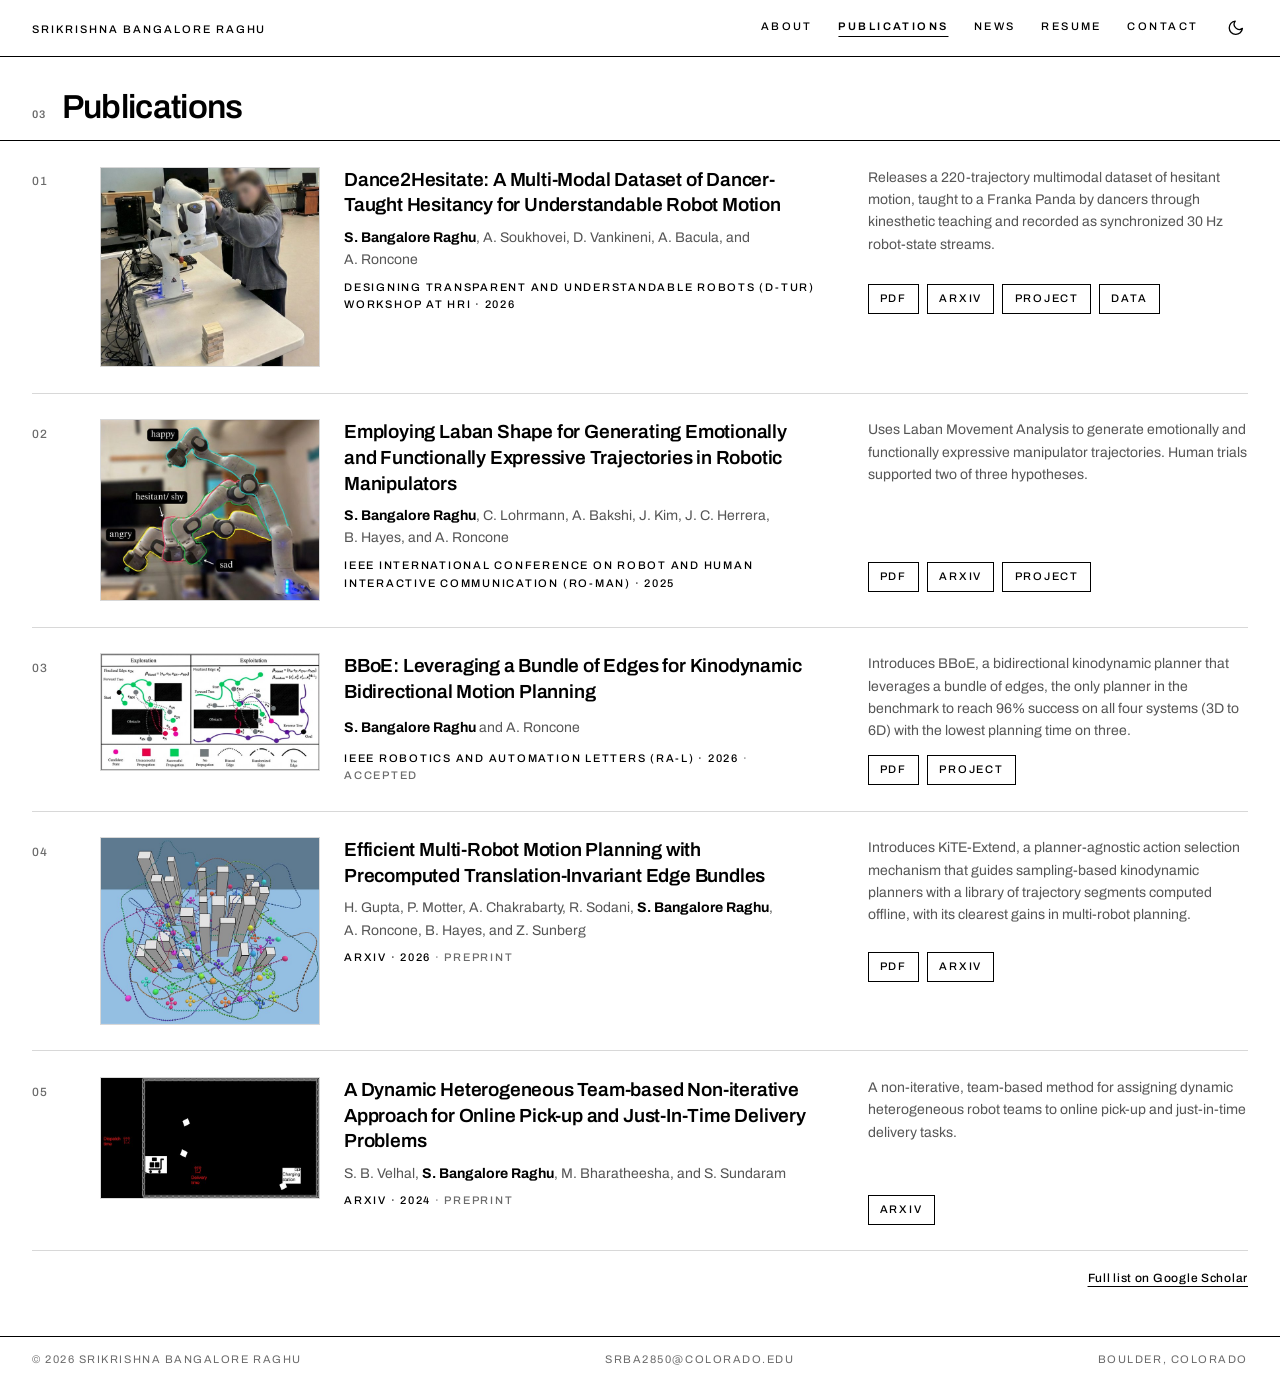
<file: publications.html>
<!DOCTYPE html>
<html lang="en">
<head>
<meta charset="utf-8">
<meta name="viewport" content="width=device-width, initial-scale=1">
<title>Publications | Srikrishna Bangalore Raghu</title>
<meta name="description" content="Publications and preprints, with PDFs.">
<link rel="icon" href="data:image/svg+xml,%3Csvg xmlns='http://www.w3.org/2000/svg' viewBox='0 0 64 64'%3E%3Crect width='64' height='64' fill='%23000'/%3E%3Ctext x='32' y='42' font-family='Arial,Helvetica,sans-serif' font-size='22' font-weight='700' fill='%23fff' text-anchor='middle'%3ESBR%3C/text%3E%3C/svg%3E">
<link rel="canonical" href="https://brsrikrishna.github.io/publications.html">
<meta property="og:title" content="Publications | Srikrishna Bangalore Raghu">
<meta property="og:description" content="Publications and preprints, with PDFs.">
<meta property="og:type" content="website">
<meta property="og:url" content="https://brsrikrishna.github.io/publications.html">
<meta name="twitter:card" content="summary">
<link rel="preconnect" href="https://fonts.googleapis.com">
<link rel="preconnect" href="https://fonts.gstatic.com" crossorigin>
<link href="https://fonts.googleapis.com/css2?family=Archivo:ital,wght@0,400;0,500;0,600;0,700;1,400&display=swap" rel="stylesheet">
<link rel="stylesheet" href="assets/style.css">
<script>
(function () {
  var root = document.documentElement;
  try { if (localStorage.getItem('theme') === 'dark') { root.setAttribute('data-theme', 'dark'); } } catch (e) {}
  function sync() {
    var dark = root.getAttribute('data-theme') === 'dark';
    var btns = document.querySelectorAll('.theme-toggle');
    for (var i = 0; i < btns.length; i++) {
      btns[i].setAttribute('aria-pressed', dark ? 'true' : 'false');
      btns[i].setAttribute('aria-label', dark ? 'Switch to light mode' : 'Switch to dark mode');
    }
  }
  document.addEventListener('DOMContentLoaded', sync);
  document.addEventListener('click', function (e) {
    var b = e.target.closest ? e.target.closest('.theme-toggle') : null;
    if (!b) { return; }
    var dark = root.getAttribute('data-theme') === 'dark';
    if (dark) { root.removeAttribute('data-theme'); } else { root.setAttribute('data-theme', 'dark'); }
    try { localStorage.setItem('theme', dark ? 'light' : 'dark'); } catch (x) {}
    sync();
  });
})();
</script>
<script defer src="https://cloud.umami.is/script.js" data-website-id="c4fae404-a7df-4318-8c2c-4deaadf385f4" data-domains="brsrikrishna.github.io"></script>
</head>
<body id="top">

<a class="skip" href="#main">Skip to content</a>

<header>
  <div class="wrap nav-bar">
    <a class="brand" href="index.html" aria-label="Home">
      <span class="label">Srikrishna Bangalore Raghu</span>
    </a>
    <nav aria-label="Primary">
      <ul class="label" role="list">
        <li><a href="index.html">About</a></li>
        <li><a href="publications.html" aria-current="page">Publications</a></li>
        <li><a href="news.html">News</a></li>
        <li><a href="assets/resume.pdf" target="_blank" rel="noopener">Resume</a></li>
        <li><a href="contact.html">Contact</a></li>
        <li><button class="theme-toggle" type="button" aria-label="Switch to dark mode" aria-pressed="false"><svg class="moon" viewBox="0 0 24 24" fill="none" stroke="currentColor" stroke-width="1.8" stroke-linecap="round" stroke-linejoin="round" aria-hidden="true" focusable="false"><path d="M21 12.79A9 9 0 1 1 11.21 3 7 7 0 0 0 21 12.79z"/></svg><svg class="sun" viewBox="0 0 24 24" fill="none" stroke="currentColor" stroke-width="1.8" stroke-linecap="round" stroke-linejoin="round" aria-hidden="true" focusable="false"><circle cx="12" cy="12" r="5"/><line x1="12" y1="1" x2="12" y2="3"/><line x1="12" y1="21" x2="12" y2="23"/><line x1="4.22" y1="4.22" x2="5.64" y2="5.64"/><line x1="18.36" y1="18.36" x2="19.78" y2="19.78"/><line x1="1" y1="12" x2="3" y2="12"/><line x1="21" y1="12" x2="23" y2="12"/><line x1="4.22" y1="19.78" x2="5.64" y2="18.36"/><line x1="18.36" y1="5.64" x2="19.78" y2="4.22"/></svg></button></li>
      </ul>
    </nav>
  </div>
</header>

<main id="main">
  <div class="wrap page-head">
    <span class="idx" aria-hidden="true">03</span>
    <h1>Publications</h1>
  </div>

  <section class="wrap content">
    <ol class="pub-list" role="list">
              <li class="pub">
                <img class="pub-thumb" src="assets/thumbs/dance2hesitate.jpg" alt="Figure 1 of Dance2Hesitate" loading="lazy">
                <div>
                  <h3>Dance2Hesitate: A Multi-Modal Dataset of Dancer-Taught Hesitancy for Understandable Robot Motion</h3>
                  <p class="authors"><span class="me">S. Bangalore Raghu</span>, A.&nbsp;Soukhovei, D.&nbsp;Vankineni, A.&nbsp;Bacula, and A.&nbsp;Roncone</p>
                  <p class="venue">Designing Transparent and Understandable Robots (D-TUR) Workshop at HRI · 2026</p>
                  <p class="tldr">Releases a 220-trajectory multimodal dataset of hesitant motion, taught to a Franka Panda by dancers through kinesthetic teaching and recorded as synchronized 30&nbsp;Hz robot-state streams.</p>
                  <div class="chips">
                    <a class="chip" href="assets/papers/dance2hesitate-dtur-hri-2026.pdf" aria-label="PDF: Dance2Hesitate">PDF</a>
                    <a class="chip" href="https://arxiv.org/abs/2603.10166" aria-label="arXiv: Dance2Hesitate">arXiv</a>
                    <a class="chip" href="https://brsrikrishna.github.io/Dance2Hesitate/" aria-label="Project page: Dance2Hesitate">Project</a>
                    <a class="chip" href="https://huggingface.co/datasets/brsrikrishna/Dance2Hesitate" aria-label="Dataset on Hugging Face: Dance2Hesitate">Data</a>
                  </div>
                </div>
              </li>
              <li class="pub">
                <img class="pub-thumb" src="assets/thumbs/laban-shape.jpg" alt="Figure 1 of the Laban Shape paper" loading="lazy">
                <div>
                  <h3>Employing Laban Shape for Generating Emotionally and Functionally Expressive Trajectories in Robotic Manipulators</h3>
                  <p class="authors"><span class="me">S. Bangalore Raghu</span>, C.&nbsp;Lohrmann, A.&nbsp;Bakshi, J.&nbsp;Kim, J.&nbsp;C.&nbsp;Herrera, B.&nbsp;Hayes, and A.&nbsp;Roncone</p>
                  <p class="venue">IEEE International Conference on Robot and Human Interactive Communication (RO-MAN) · 2025</p>
                  <p class="tldr">Uses Laban Movement Analysis to generate emotionally and functionally expressive manipulator trajectories. Human trials supported two of three hypotheses.</p>
                  <div class="chips">
                    <a class="chip" href="assets/papers/laban-shape-roman-2025.pdf" aria-label="PDF: Employing Laban Shape">PDF</a>
                    <a class="chip" href="https://arxiv.org/abs/2505.11716" aria-label="arXiv: Employing Laban Shape">arXiv</a>
                    <a class="chip" href="https://brsrikrishna.github.io/ROMAN_25/" aria-label="Project page: Employing Laban Shape">Project</a>
                  </div>
                </div>
              </li>
              <li class="pub">
                <img class="pub-thumb" src="assets/thumbs/bboe.jpg" alt="Figure 1 of BBoE" loading="lazy">
                <div>
                  <h3>BBoE: Leveraging a Bundle of Edges for Kinodynamic Bidirectional Motion Planning</h3>
                  <p class="authors"><span class="me">S. Bangalore Raghu</span> and A.&nbsp;Roncone</p>
                  <p class="venue">IEEE Robotics and Automation Letters (RA-L) · 2026 <span class="note">· Accepted</span></p>
                  <p class="tldr">Introduces BBoE, a bidirectional kinodynamic planner that leverages a bundle of edges, the only planner in the benchmark to reach 96% success on all four systems (3D to 6D) with the lowest planning time on three.</p>
                  <div class="chips">
                    <a class="chip" href="assets/papers/bboe-ral-2026.pdf" aria-label="PDF: BBoE">PDF</a>
                    <a class="chip" href="https://brsrikrishna.github.io/BBoE_RAL/" aria-label="Project page: BBoE">Project</a>
                  </div>
                </div>
              </li>
              <li class="pub">
                <img class="pub-thumb" src="assets/thumbs/kite-extend.jpg" alt="Figure 1 of the KiTE-Extend paper" loading="lazy">
                <div>
                  <h3>Efficient Multi-Robot Motion Planning with Precomputed Translation-Invariant Edge Bundles</h3>
                  <p class="authors">H.&nbsp;Gupta, P.&nbsp;Motter, A.&nbsp;Chakrabarty, R.&nbsp;Sodani, <span class="me">S. Bangalore Raghu</span>, A.&nbsp;Roncone, B.&nbsp;Hayes, and Z.&nbsp;Sunberg</p>
                  <p class="venue">arXiv · 2026 <span class="note">· Preprint</span></p>
                  <p class="tldr">Introduces KiTE-Extend, a planner-agnostic action selection mechanism that guides sampling-based kinodynamic planners with a library of trajectory segments computed offline, with its clearest gains in multi-robot planning.</p>
                  <div class="chips">
                    <a class="chip" href="assets/papers/kite-extend-arxiv-2026.pdf" aria-label="PDF: Efficient Multi-Robot Motion Planning">PDF</a>
                    <a class="chip" href="https://arxiv.org/abs/2605.09801" aria-label="arXiv: Efficient Multi-Robot Motion Planning">arXiv</a>
                  </div>
                </div>
              </li>
              <li class="pub">
                <img class="pub-thumb" src="assets/thumbs/velhal.jpg" alt="Figure 1 of the team-based delivery paper" loading="lazy">
                <div>
                  <h3>A Dynamic Heterogeneous Team-based Non-iterative Approach for Online Pick-up and Just-In-Time Delivery Problems</h3>
                  <p class="authors">S.&nbsp;B.&nbsp;Velhal, <span class="me">S. Bangalore Raghu</span>, M.&nbsp;Bharatheesha, and S.&nbsp;Sundaram</p>
                  <p class="venue">arXiv · 2024 <span class="note">· Preprint</span></p>
                  <p class="tldr">A non-iterative, team-based method for assigning dynamic heterogeneous robot teams to online pick-up and just-in-time delivery tasks.</p>
                  <div class="chips">
                    <a class="chip" href="https://arxiv.org/abs/2304.07124" aria-label="arXiv: Dynamic Heterogeneous Team-based Approach">arXiv</a>
                  </div>
                </div>
              </li>
            </ol>
    <div class="pub-foot">
              <span></span>
              <a href="https://scholar.google.com/citations?user=IsVXLJMAAAAJ&amp;hl=en">Full list on Google Scholar</a>
            </div>
  </section>

</main>

<footer class="site-foot wrap">
  <span>&copy; 2026 Srikrishna Bangalore Raghu</span>
  <a href="mailto:srba2850@colorado.edu">srba2850@colorado.edu</a>
  <span>Boulder, Colorado</span>
</footer>

</body>
</html>
</file>
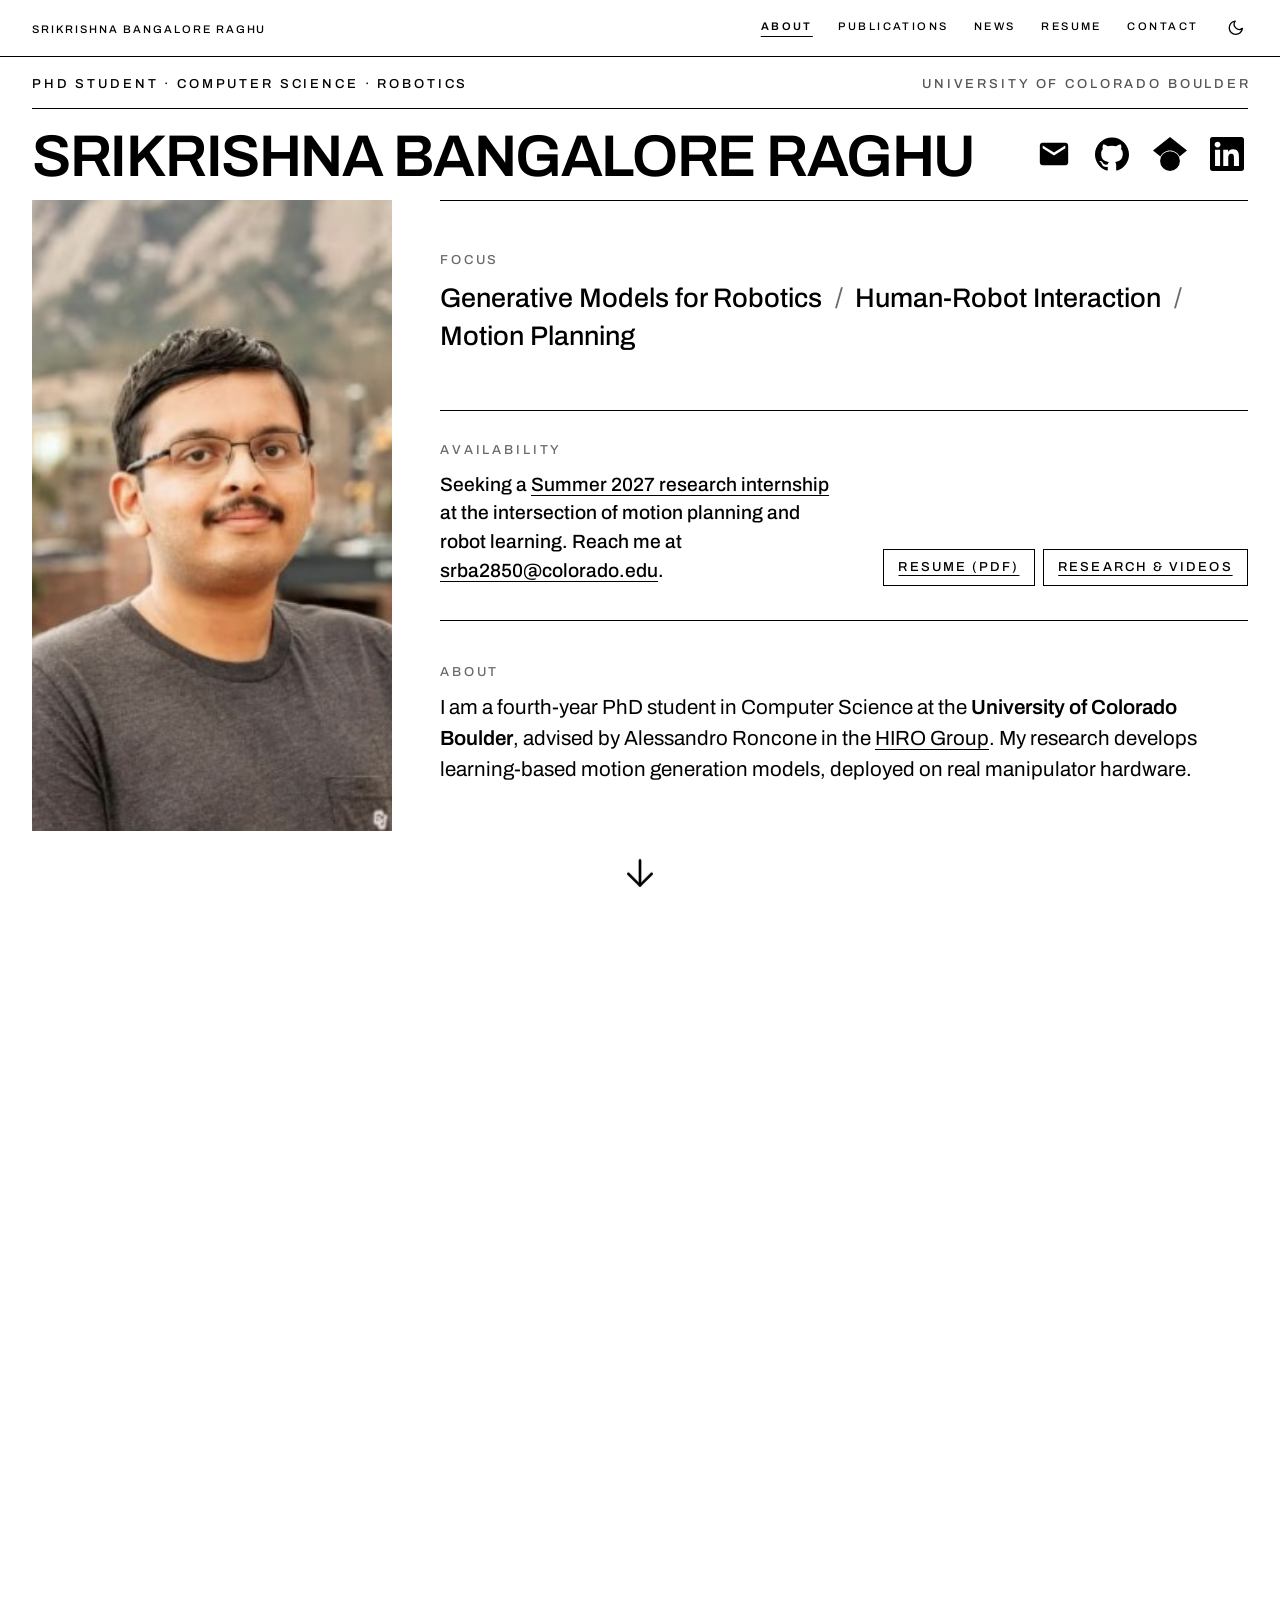
<file: research.html>
<!DOCTYPE html>
<html lang="en">
<head>
<meta charset="utf-8">
<title>Srikrishna Bangalore Raghu</title>
<meta http-equiv="refresh" content="0; url=index.html#research">
<link rel="canonical" href="https://brsrikrishna.github.io/index.html#research">
<meta name="robots" content="noindex">
</head>
<body>
<p>Research now lives on the <a href="index.html#research">About page</a>.</p>
</body>
</html>
</file>
<file: assets/style.css>
/* ============================================================
   SWISS / INTERNATIONAL TYPOGRAPHIC STYLE — multi-page edition
   One face (Archivo), two inks (#000/#fff), hierarchy through
   size, weight, tracking, and hairline rules. Content runs the
   full width of the container; there is no label rail.
   ============================================================ */

:root{
  --ink:        #000000;
  --paper:      #ffffff;
  --mute:       #555555;   /* secondary text on white — 7.4:1  */
  --meta:       #6b6b6b;   /* tertiary meta on white — 5.4:1   */
  --rule:       #000000;   /* structural hairlines             */
  --rule-soft:  #d8d8d8;   /* repeated row hairlines           */
  --inv-mute:   #9a9a9a;   /* secondary text on black — 7.4:1  */
  --inv-rule:   #3a3a3a;
  --pad-x:      clamp(1rem, 2.5vw, 2rem);
  --wrap:       1640px;
  --header-h:   3.5rem;
  --key-col:    7rem;      /* shared key column: news dates, pub numbers,
                              contact keys, experience dates            */
  --size-mid:   clamp(1.0625rem, 1.6vw, 1.1875rem);
}

/* dark theme: the two inks swap, and the inverted contact block flips back.
   Light is the default; the toggle in the nav sets data-theme on <html>. */
html[data-theme="dark"]{
  color-scheme:dark;
  --ink:        #ffffff;
  --paper:      #000000;
  --mute:       #b5b5b5;   /* secondary text on black — 11:1  */
  --meta:       #9a9a9a;   /* tertiary meta on black — 7.4:1  */
  --rule:       #ffffff;
  --rule-soft:  #3a3a3a;
  --inv-mute:   #555555;
  --inv-rule:   #d8d8d8;
  --plate-ink:  #f2f2f2;
  --plate-line: rgba(0,0,0,0.35);
}

*, *::before, *::after{ box-sizing:border-box; margin:0; padding:0; }

html{
  scroll-behavior:smooth;
  -webkit-text-size-adjust:100%;
}

body{
  background:var(--paper);
  color:var(--ink);
  font-family:"Archivo","Helvetica Neue",Helvetica,Arial,sans-serif;
  font-size:1rem;
  line-height:1.6;
  -webkit-font-smoothing:antialiased;
  text-rendering:optimizeLegibility;
  min-height:100vh;
  display:flex; flex-direction:column;
  transition:background-color .2s ease, color .2s ease;
}
main{ flex:1 0 auto; }

::selection{ background:var(--ink); color:var(--paper); }
.contact-block ::selection{ background:var(--paper); color:var(--ink); }

a{ color:inherit; text-decoration:none; }
:focus-visible{ outline:2px solid currentColor; outline-offset:3px; }

img{ max-width:100%; }

.wrap{ width:100%; max-width:var(--wrap); margin-inline:auto; padding-inline:var(--pad-x); }

/* ---------- micro-label: the small-caps voice of the site ---------- */
.label{
  font-size:0.6875rem;
  font-weight:500;
  text-transform:uppercase;
  letter-spacing:0.22em;
  line-height:1.4;
}

/* ---------- skip link ---------- */
.skip{
  position:absolute; left:var(--pad-x); top:-4rem; z-index:100;
  background:var(--ink); color:var(--paper);
  padding:0.6rem 1rem; font-size:0.75rem; letter-spacing:0.14em; text-transform:uppercase;
  transition:top .15s ease;
}
.skip:focus{ top:0.75rem; }

/* ---------- header / nav ---------- */
header{
  position:sticky; top:0; z-index:50;
  background:var(--paper);
  border-bottom:1px solid var(--rule);
}
.nav-bar{
  display:flex; align-items:center; justify-content:space-between;
  gap:1rem 2rem; flex-wrap:wrap;
  min-height:var(--header-h); padding-block:0.75rem;
}
.brand{ font-weight:600; }
.brand .label{ letter-spacing:0.18em; }
nav ul{
  list-style:none;
  display:flex; flex-wrap:wrap; gap:0.6rem 1.6rem;
}
nav a{
  display:inline-block; padding-block:0.2rem;
  text-decoration:underline transparent 1px;
  text-underline-offset:6px;
  transition:text-decoration-color .15s ease;
}
nav a:hover{ text-decoration-color:var(--ink); }
nav a[aria-current="page"]{ text-decoration-color:var(--ink); font-weight:600; }

/* theme toggle: moon in light mode, sun in dark mode */
.theme-toggle{
  background:none; border:0; padding:0.2rem; margin:0; cursor:pointer;
  color:inherit; display:inline-flex; align-items:center; vertical-align:middle;
  transition:opacity .15s ease;
}
.theme-toggle:hover{ opacity:0.6; }
.theme-toggle svg{ width:1.1rem; height:1.1rem; display:block; }
.theme-toggle .sun{ display:none; }
html[data-theme="dark"] .theme-toggle .sun{ display:block; }
html[data-theme="dark"] .theme-toggle .moon{ display:none; }

/* ---------- page head (sub-pages) ---------- */
.page-head{
  display:flex; align-items:baseline; gap:1rem;
  padding-block:clamp(1.25rem, 2.5vw, 2rem) 0.9rem;
  border-bottom:1px solid var(--rule);
}
.page-head .idx{
  font-size:0.6875rem; font-weight:600; letter-spacing:0.08em;
  font-variant-numeric:tabular-nums;
  color:var(--meta);
}
.page-head h1, .page-head h2{
  font-size:clamp(1.5rem, 2.6vw, 2.25rem);
  font-weight:600; line-height:1.1; letter-spacing:-0.02em;
}
/* a section head that follows other content on the same page */
.page-head.sub{ border-top:1px solid var(--rule); margin-top:1rem; }
.content{ padding-block:0 3rem; }
.content.avail{ padding-top:1.5rem; }

/* ---------- home / hero ---------- */
/* the About block is the whole first screen; research sits below the fold */
.hero{
  padding-block:clamp(1rem, 2vh, 2rem) 0.75rem;
  /* fill the first screen, but never stretch past 1400px on very tall displays */
  min-height:min(calc(100vh - var(--header-h)), 1400px);
  display:flex; flex-direction:column;
}
#research{ scroll-margin-top:calc(var(--header-h) + 1rem); }

/* scroll cue: an arrow pinned to the bottom of the first screen */
.scroll-cue{
  margin-top:auto; align-self:center;
  padding:clamp(0.75rem, 1.6vh, 1.5rem) 1rem 0.25rem;
  color:var(--ink);
}
.scroll-cue svg{
  width:2.5rem; height:2.5rem; display:block;
  fill:none; stroke:currentColor; stroke-width:1.6;
  animation:cue-bounce 1.6s ease-in-out infinite;
}
@keyframes cue-bounce{ 0%, 100%{ transform:translateY(0); } 50%{ transform:translateY(9px); } }

/* research reveals as it scrolls into view; only when the script runs */
html.js .reveal{ opacity:0; transform:translateY(14px); transition:opacity .6s ease, transform .6s ease; }
html.js .reveal.in{ opacity:1; transform:none; }

.hero-meta{
  display:flex; justify-content:space-between; gap:0.5rem 2rem; flex-wrap:wrap;
  padding-bottom:0.9rem; border-bottom:1px solid var(--rule);
}
.hero-meta .label{ font-size:0.8125rem; }
.hero-meta .label:last-child{ color:var(--mute); margin-right:-0.22em; }

/* name row: the name at a display size that sits with the rest of the page,
   one line, with the GitHub, Scholar and LinkedIn marks at the row's right end */
.name-row{
  display:flex; align-items:center; justify-content:space-between;
  gap:0.75rem 2rem; flex-wrap:wrap;
  padding-block:clamp(0.8rem, 2vh, 1.75rem) clamp(0.6rem, 1.6vh, 1.4rem);
}
h1.name{
  font-size:clamp(2rem, min(4.6vw, 7.2vh), 4.25rem);  /* scales with screen height too */
  font-weight:600;
  line-height:1;
  letter-spacing:-0.025em;
  text-transform:uppercase;
  white-space:nowrap;
}
h1.name .l{ display:inline; }
.social{ list-style:none; display:flex; align-items:center; gap:1rem; }
.social a{
  display:inline-flex; align-items:center; justify-content:center;
  width:2.6rem; height:2.6rem;
  color:var(--ink);
  transition:opacity .15s ease;
}
.social a:hover{ opacity:0.5; }
.social svg{ width:2.125rem; height:2.125rem; display:block; fill:currentColor; }

/* a row = small-caps label above full-width content, on a hairline */
.row{
  border-top:1px solid var(--rule);
  padding-block:clamp(0.7rem, 1.4vh, 1rem) clamp(0.9rem, 1.9vh, 1.4rem);
}
.row > .label{ display:block; color:var(--meta); margin-bottom:0.7rem; font-size:0.8125rem; }

.tagline{
  font-size:clamp(1.2rem, min(2.1vw, 3.3vh), 1.9rem);
  font-weight:500;
  line-height:1.4;
}
.tagline .sep{ color:var(--meta); padding-inline:0.25em; font-weight:400; }

/* availability: sentence left, action chips pinned to the right end of the row */
.avail{ display:grid; grid-template-columns:minmax(0, 1fr) auto; column-gap:3rem; align-items:end; }
.avail > .label{ grid-column:1 / -1; }
.avail p{ grid-column:1; font-weight:500; }
.avail .chips{ grid-column:2; margin-top:0; }
.hero .avail p{ font-size:clamp(1.05rem, min(1.5vw, 2.4vh), 1.4rem); line-height:1.5; }
.hero .chip{ font-size:0.8125rem; padding:0.45rem 0.9rem; }
.avail a, .bio a, .exp-list a{
  text-decoration:underline solid var(--ink) 1px;
  text-underline-offset:4px;
}
.avail a:hover, .bio a:hover, .exp-list a:hover{ text-decoration-thickness:2px; }
/* hero grid: the portrait fills the left column and stretches to the height
   of the three rows beside it, so the block is solid from edge to edge */
.hero-grid{
  flex:1 1 auto;                       /* take the rest of the first screen */
  display:grid;
  grid-template-columns:clamp(220px, min(40vh, 32%), 520px) minmax(0, 1fr);
  column-gap:3rem;
  align-items:stretch;
}
/* the three rows share the block's height as equal bands, content centred,
   so the screen is filled with no gap left at the bottom */
.hero-rows{ min-width:0; display:flex; flex-direction:column; }
.hero-rows .row{ flex:1 1 0; display:flex; flex-direction:column; justify-content:center; }
.hero-rows .avail{ display:grid; align-content:center; }
.bio p{ font-size:clamp(1.05rem, min(1.6vw, 2.6vh), 1.5rem); line-height:1.5; }
.bio .aff{ font-weight:600; }

.portrait{ margin:0; position:relative; min-height:200px; }
.portrait-img{
  position:absolute; inset:0;
  width:100%; height:100%;
  object-fit:cover; object-position:center top;
  display:block;
}

/* ---------- news ---------- */
.news-list{ list-style:none; }
.news-list li{
  display:grid;
  grid-template-columns:5.5rem 1fr;   /* "Oct 2026" with tracking */
  column-gap:1.5rem;
  padding-block:1.05rem;
  border-bottom:1px solid var(--rule-soft);
}
.news-list time{
  font-size:0.75rem; font-weight:500;
  text-transform:uppercase; letter-spacing:0.16em;
  font-variant-numeric:tabular-nums;
  color:var(--mute);
  padding-top:0.2rem;
}
.news-list p{ max-width:none; }
.news-list .hl{ font-weight:600; }

/* ---------- chips (shared) ---------- */
.chips{ margin-top:1rem; display:flex; flex-wrap:wrap; gap:0.5rem; }
.chip{
  display:inline-block;
  border:1px solid var(--ink);
  padding:0.32rem 0.7rem;
  font-size:0.6875rem; font-weight:500;
  text-transform:uppercase; letter-spacing:0.16em;
  transition:background-color .15s ease, color .15s ease;
}
.chip:hover{ background:var(--ink); color:var(--paper); }
.chip:focus-visible{ outline-offset:2px; }

/* ---------- research: one block per first-author paper ---------- */
/* each project is a grid: index and title span the row; venue + links sit in a
   left column beside the description, which fills the rest as two text columns;
   the gallery spans the full row beneath */
.project{
  display:grid;
  grid-template-columns:minmax(16rem, 22%) minmax(0, 1fr);
  grid-template-areas:
    "idx     idx"
    "title   title"
    "venue   desc"
    "chips   desc"
    "gallery gallery";
  column-gap:3rem;
  align-content:start;
  padding-block:1.6rem 2rem;
  border-bottom:1px solid var(--rule-soft);
}
.project:last-child{ border-bottom:0; }
.project .idx{
  grid-area:idx;
  display:block;
  font-size:0.6875rem; font-weight:500; letter-spacing:0.14em;
  font-variant-numeric:tabular-nums;
  color:var(--meta);
  margin-bottom:0.7rem;
}
.project h3{
  grid-area:title;
  font-size:clamp(1.125rem, 1.7vw, 1.375rem);
  font-weight:600; line-height:1.3; letter-spacing:-0.01em;
  margin-bottom:0.8rem;
}
.project .venue{
  grid-area:venue;
  font-size:0.6875rem; font-weight:500;
  text-transform:uppercase; letter-spacing:0.16em;
  line-height:1.6;
}
.project .venue .note{ color:var(--meta); }
.project .desc{
  grid-area:desc;
  font-size:1rem; color:var(--mute);
}
.project .chips{ grid-area:chips; align-self:start; margin-top:0.9rem; }
.project > .gallery, .project > .galleries{ grid-area:gallery; }

/* grouped galleries (Dance2Hesitate): a small label above each group */
.gallery-label{
  margin-top:1.4rem; margin-bottom:0.6rem;
  font-size:0.6875rem; font-weight:600;
  text-transform:uppercase; letter-spacing:0.18em;
  color:var(--ink);
}
.galleries .gallery{ margin-top:0; }
.gallery[data-cols="2"]{ grid-template-columns:repeat(2, 1fr); }
.gallery[data-cols="4"]{ grid-template-columns:repeat(4, 1fr); }

/* gallery: full container width, tiles as large as the row allows.
   Clips autoplay muted and loop. A small script pauses the ones that are
   scrolled out of view so only the visible rows decode. */
.gallery{
  margin-top:1.25rem;
  display:grid;
  grid-template-columns:repeat(auto-fill, minmax(300px, 1fr));
  gap:1.25rem;
}
.gallery[data-cols="3"]{ grid-template-columns:repeat(auto-fill, minmax(380px, 1fr)); }
.clip{ margin:0; }
.clip video{
  display:block; width:100%;
  aspect-ratio:16 / 9;
  object-fit:contain;
  background:var(--paper);
  border:1px solid var(--rule-soft);
}
.gallery[data-ratio="1"]   .clip video{ aspect-ratio:1 / 1; }
.gallery[data-ratio="4-3"] .clip video{ aspect-ratio:4 / 3; }
.clip figcaption{
  margin-top:0.45rem;
  font-size:0.6875rem; text-transform:uppercase; letter-spacing:0.14em;
  color:var(--meta);
}

/* ---------- publications ---------- */
.pub-list{ list-style:none; counter-reset:pub; }
.pub{
  display:grid;
  grid-template-columns:2.75rem 220px minmax(0, 1fr);  /* counter, thumbnail, text */
  column-gap:1.5rem;
  padding-block:1.6rem;
  border-bottom:1px solid var(--rule-soft);
}
/* thumbnail: the paper's first figure at its own proportions, nothing cropped */
.pub-thumb{
  grid-column:2;
  display:block; width:100%; height:auto;
  border:1px solid var(--rule-soft);
  background:var(--paper);
}
.pub::before{
  counter-increment:pub;
  content:counter(pub, decimal-leading-zero);
  font-size:0.75rem; font-weight:500; letter-spacing:0.08em;
  font-variant-numeric:tabular-nums;
  color:var(--meta);
  padding-top:0.35rem;
}
/* ledger layout: title / authors / venue on the left, summary + links on the right */
.pub > div{
  grid-column:3;
  display:grid;
  grid-template-columns:minmax(0, 1.25fr) minmax(0, 1fr);
  grid-template-areas:
    "title   tldr"
    "authors tldr"
    "venue   chips";
  column-gap:3rem;
  align-content:start;
}
.pub h3{
  grid-area:title;
  font-size:var(--size-mid);
  font-weight:600; line-height:1.35; letter-spacing:-0.01em;
}
.pub .authors{ grid-area:authors; margin-top:0.55rem; font-size:0.875rem; color:var(--mute); }
.pub .authors .me{ font-weight:700; color:var(--ink); }
.pub .venue{
  grid-area:venue;
  margin-top:0.45rem;
  font-size:0.6875rem; font-weight:500;
  text-transform:uppercase; letter-spacing:0.16em;
  color:var(--ink);
}
.pub .venue .note{ color:var(--meta); }
.pub .tldr{ grid-area:tldr; font-size:0.875rem; color:var(--mute); }
.pub .chips{ grid-area:chips; align-self:end; margin-top:0.6rem; }

.pub-foot{
  display:flex; justify-content:space-between; gap:0.75rem 2rem; flex-wrap:wrap;
  padding-top:1.1rem;
  font-size:0.75rem; letter-spacing:0.06em; color:var(--meta);
}
.pub-foot a{
  color:var(--ink); font-weight:500;
  text-decoration:underline solid var(--ink) 1px; text-underline-offset:4px;
}
.pub-foot a:hover{ text-decoration-thickness:2px; }

/* ---------- contact page ---------- */
.contact-block{
  background:var(--ink);
  color:var(--paper);
  padding-block:clamp(2rem, 4vw, 3rem) clamp(2rem, 4vw, 3rem);
}
.contact-list{ list-style:none; border-top:1px solid var(--paper); }
.contact-list li{ border-bottom:1px solid var(--inv-rule); }
.contact-list a{
  display:grid;
  grid-template-columns:6.5rem 1fr auto;  /* "LINKEDIN" */
  column-gap:1.5rem;
  align-items:baseline;
  padding-block:1.15rem;
}
.contact-list .k{
  font-size:0.6875rem; font-weight:500;
  text-transform:uppercase; letter-spacing:0.2em;
  color:var(--inv-mute);
}
.contact-list .v{
  font-size:clamp(1rem, 1.8vw, 1.25rem); font-weight:500;
  text-decoration:underline transparent 1px; text-underline-offset:5px;
  transition:text-decoration-color .15s ease;
}
.contact-list .arrow{
  font-size:0.875rem; color:var(--inv-mute);
  transition:transform .15s ease, color .15s ease;
}
.contact-list a:hover .v{ text-decoration-color:var(--paper); }
.contact-list a:hover .arrow{ transform:translate(0.15em, -0.15em); color:var(--paper); }

/* ---------- site footer (every page, one line) ---------- */
.site-foot{
  margin-top:auto;
  border-top:1px solid var(--rule);
  padding-block:0.9rem 1.2rem;
  display:flex; justify-content:space-between; gap:0.4rem 2rem; flex-wrap:wrap;
  font-size:0.6875rem; letter-spacing:0.14em; text-transform:uppercase;
  color:var(--meta);
}
.site-foot a{ text-decoration:underline transparent 1px; text-underline-offset:4px; }
.site-foot a:hover{ text-decoration-color:var(--ink); color:var(--ink); }

/* ============================================================
   RESPONSIVE
   ============================================================ */
@media (max-width: 1100px){
  /* four marks still fit beside the name on a 1024px screen */
  h1.name{ font-size:clamp(2rem, min(4.2vw, 7.2vh), 4.25rem); }
  .name-row{ gap:0.75rem 1.25rem; }
  .social{ gap:0.75rem; }
  .social a{ width:2.25rem; height:2.25rem; }
  .social svg{ width:1.75rem; height:1.75rem; }
}

@media (max-width: 900px){
  .hero-grid{ grid-template-columns:clamp(160px, 24%, 240px) minmax(0, 1fr); column-gap:2rem; }
  .avail{ display:block; }
  .avail .chips{ margin-top:0.9rem; }
  .project{
    grid-template-columns:1fr;
    grid-template-areas:"idx" "title" "venue" "desc" "chips" "gallery";
  }
  .project .desc{ margin-top:0.6rem; }
  .pub > div{ display:block; }
  .pub .tldr{ margin-top:0.6rem; }
  /* three wide columns no longer fit; two is better than one giant tile */
  .gallery[data-cols="3"]{ grid-template-columns:repeat(2, 1fr); }
}

@media (max-width: 760px){
  header{ position:static; }
  .hero-meta{ display:block; }
  .hero-meta .label{ display:block; }
  .hero-meta .label + .label{ margin-top:0.35rem; }

  .hero-grid{ grid-template-columns:1fr; flex:0 0 auto; }
  .hero-rows .row{ flex:0 0 auto; }
  .portrait{ order:2; max-width:280px; aspect-ratio:3 / 4; min-height:0; margin-top:1rem; }
  .news-list li{ grid-template-columns:5.5rem 1fr; column-gap:1rem; }
  .pub{ grid-template-columns:2.5rem 1fr; column-gap:1rem; row-gap:0.9rem; }
  .pub-thumb{ grid-column:2; max-width:280px; }
  .pub > div{ grid-column:2; }
  .contact-list a{ grid-template-columns:6.5rem 1fr auto; column-gap:1rem; }
  .contact-list .v{ overflow-wrap:anywhere; }

  .gallery, .gallery[data-cols="2"], .gallery[data-cols="3"], .gallery[data-cols="4"]{
    grid-template-columns:repeat(auto-fill, minmax(150px, 1fr)); gap:0.8rem;
  }
}

@media (max-width: 600px){
  /* the one-line name no longer fits beside the marks, so let it wrap here */
  h1.name{ white-space:normal; font-size:clamp(1.75rem, 8.5vw, 2.4rem); line-height:0.98; }
  h1.name .l{ display:block; }
}

@media (max-width: 430px){
  nav ul{ gap:0.5rem 1.1rem; }
  .news-list li{ grid-template-columns:1fr; row-gap:0.25rem; }
  .contact-list a{ grid-template-columns:1fr auto; }
  .contact-list .k{ grid-column:1 / -1; margin-bottom:0.15rem; }
}

@media (prefers-reduced-motion: reduce){
  html{ scroll-behavior:auto; }
  *, *::before, *::after{ transition:none !important; animation:none !important; }
  html.js .reveal{ opacity:1; transform:none; }
}

/* ============================================================
   PRINT — plain paper, no full-bleed ink
   ============================================================ */
@media print{
  .skip, header, .site-foot{ display:none; }
  body{ font-size:11pt; }
  a{ text-decoration:none; }
  .gallery, .gallery-label{ display:none; }
  .contact-block{ background:#fff; color:#000; }
  .contact-list{ border-top:1px solid #000; }
  .contact-list li{ border-bottom:1px solid #d8d8d8; }
  .contact-list .k{ color:#555; }
  .contact-list .arrow{ display:none; }
  .chip{ transition:none; }
}
</file>
